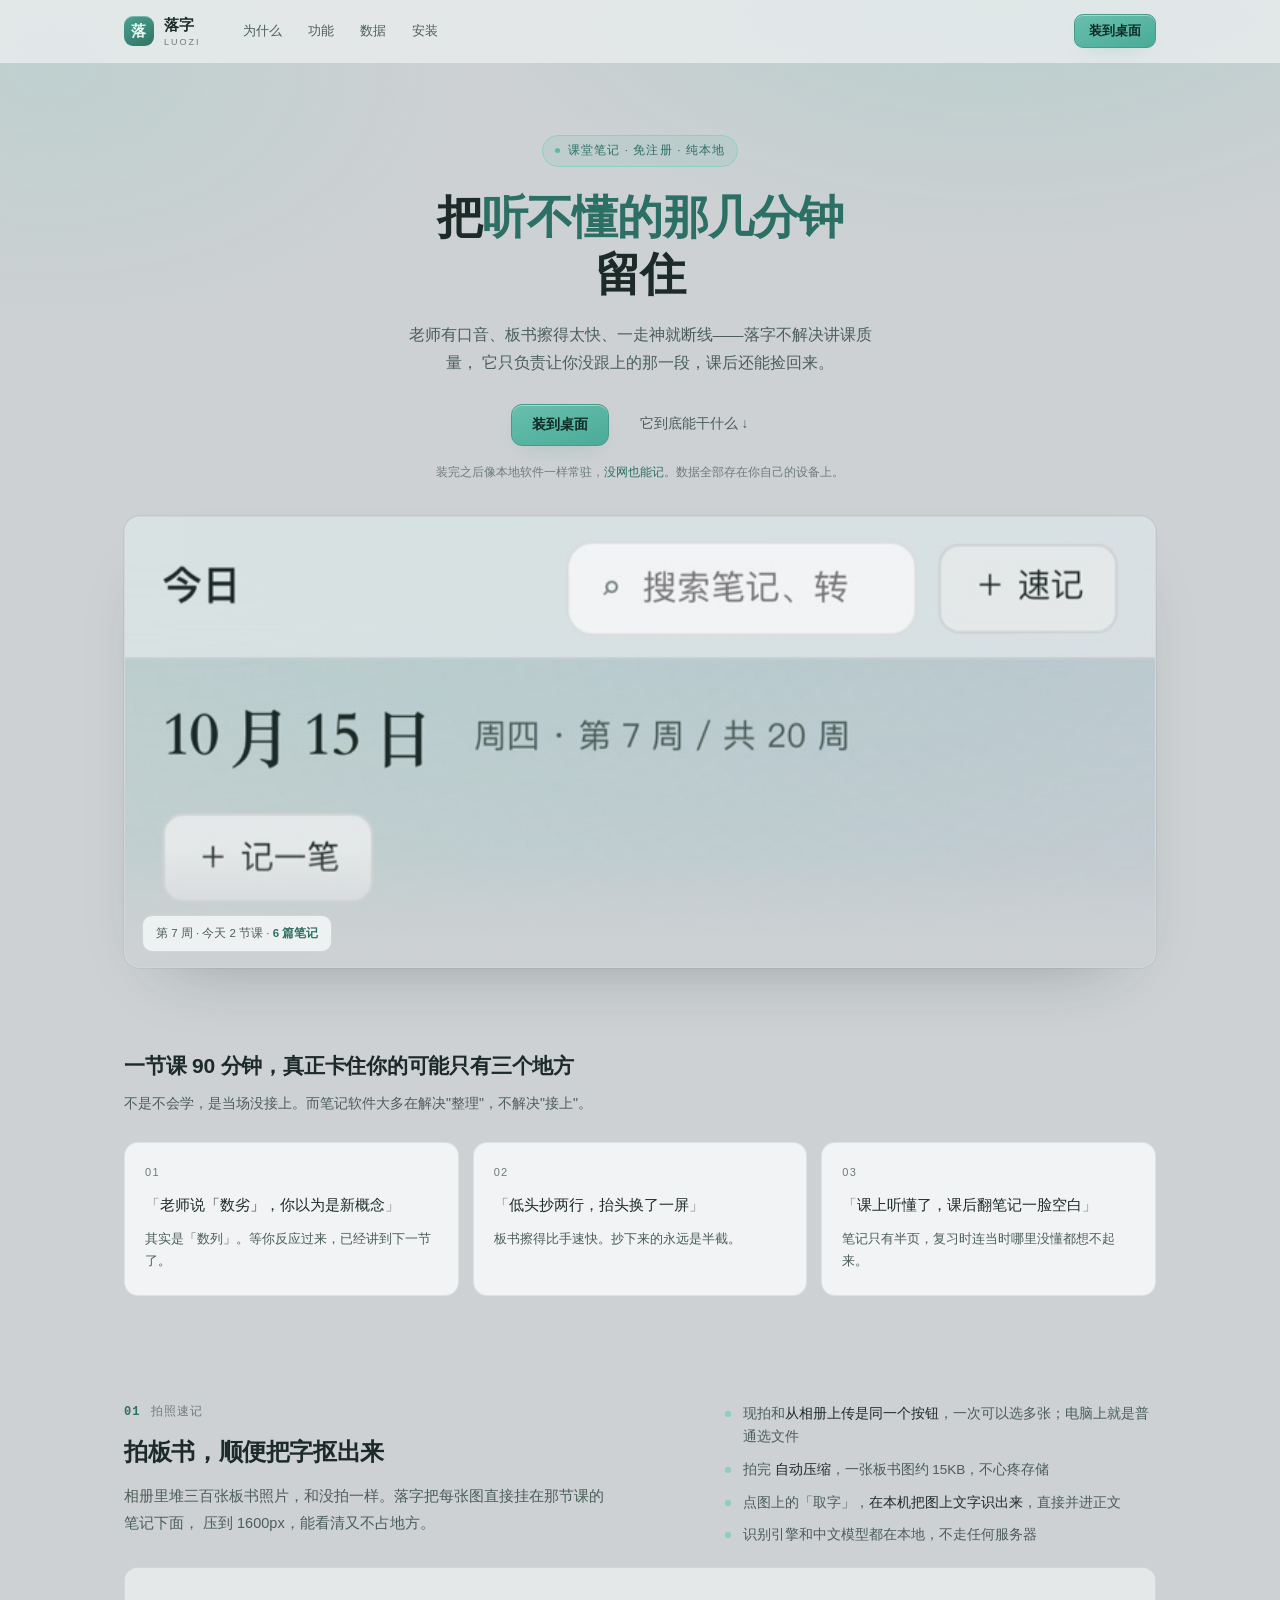
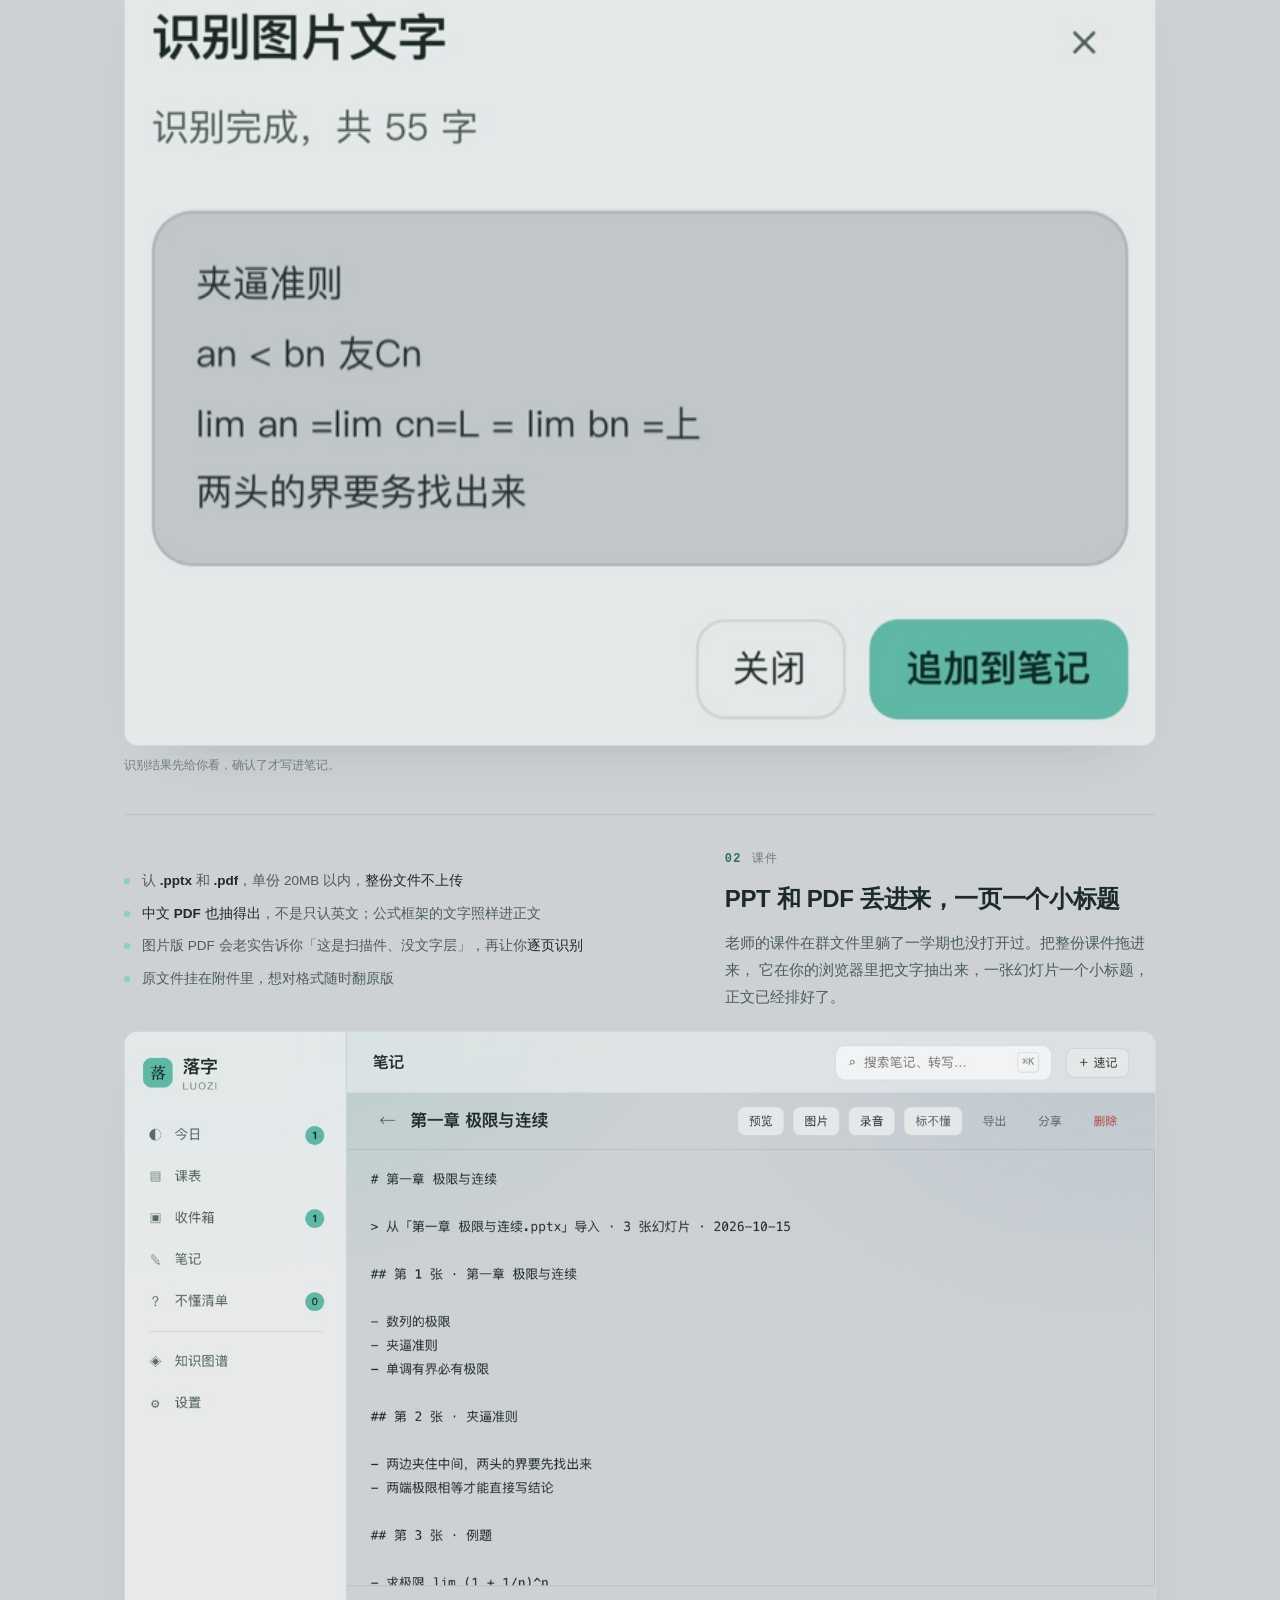
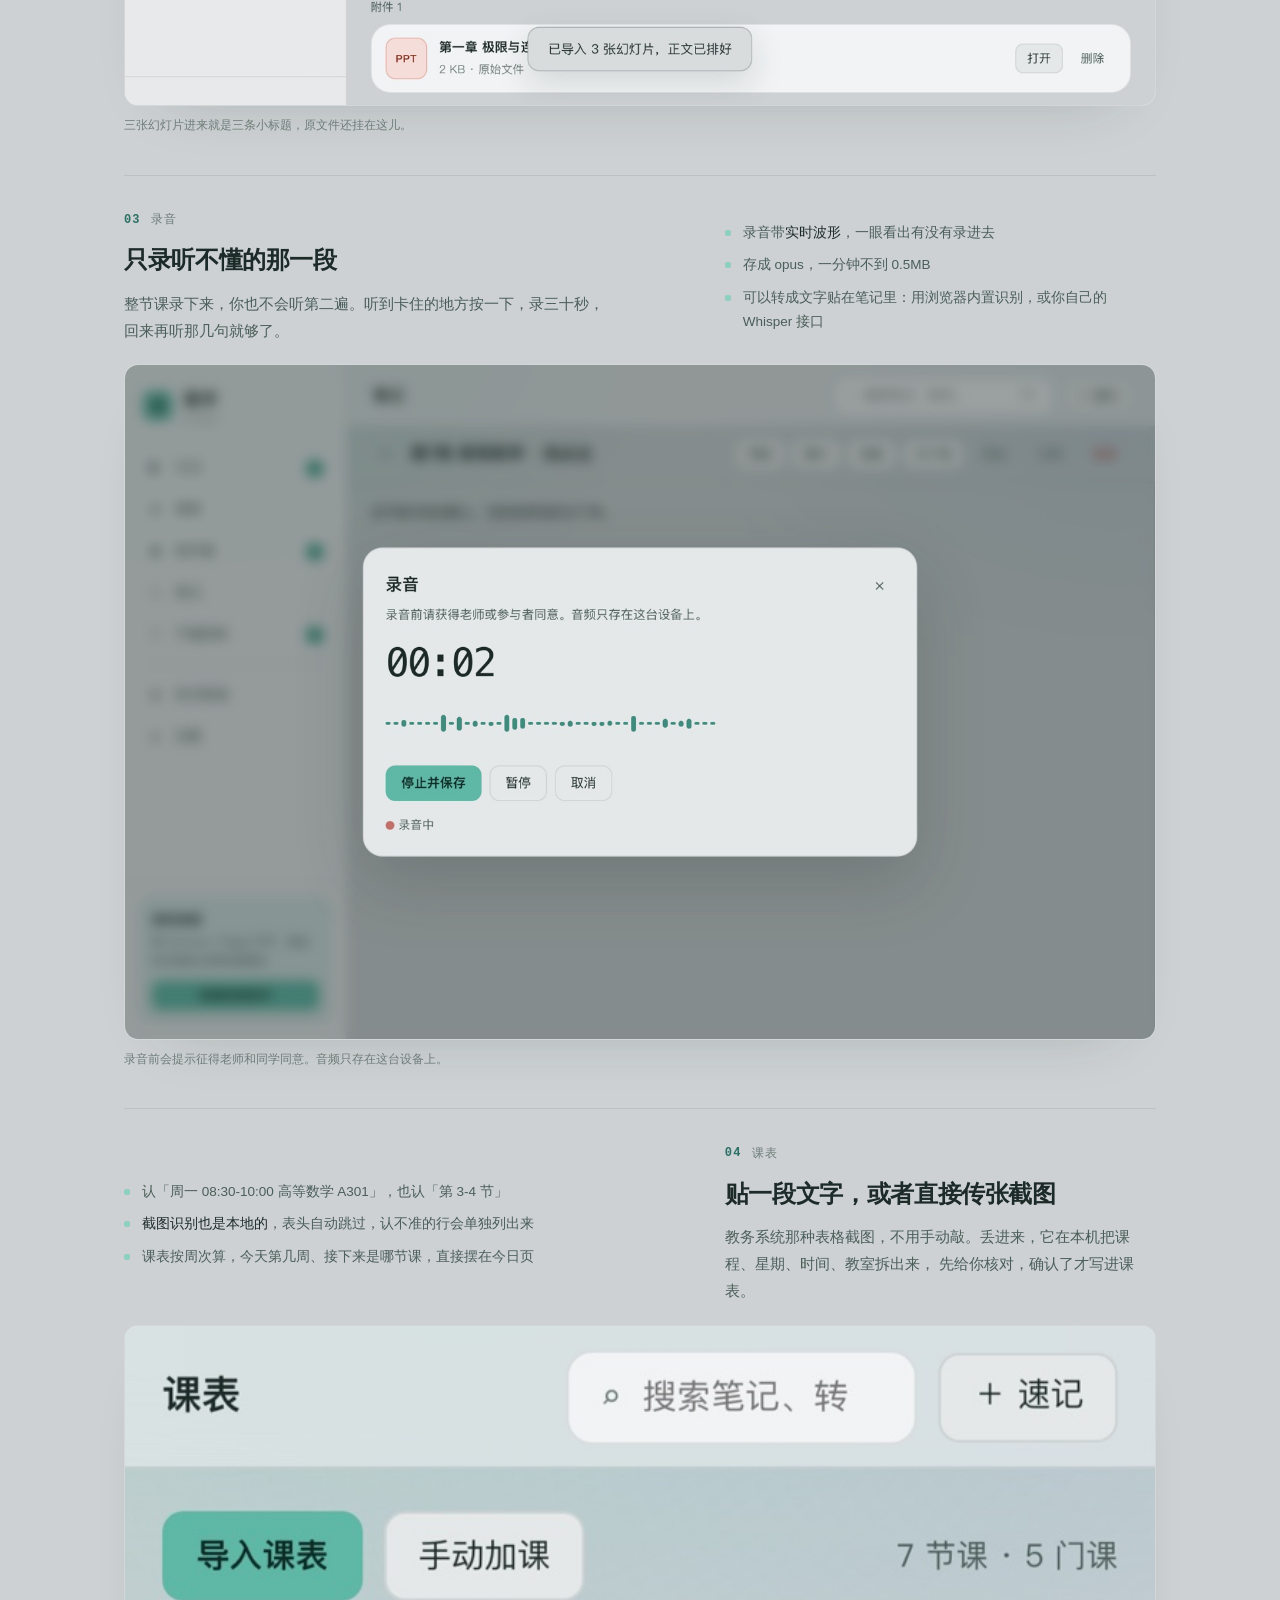
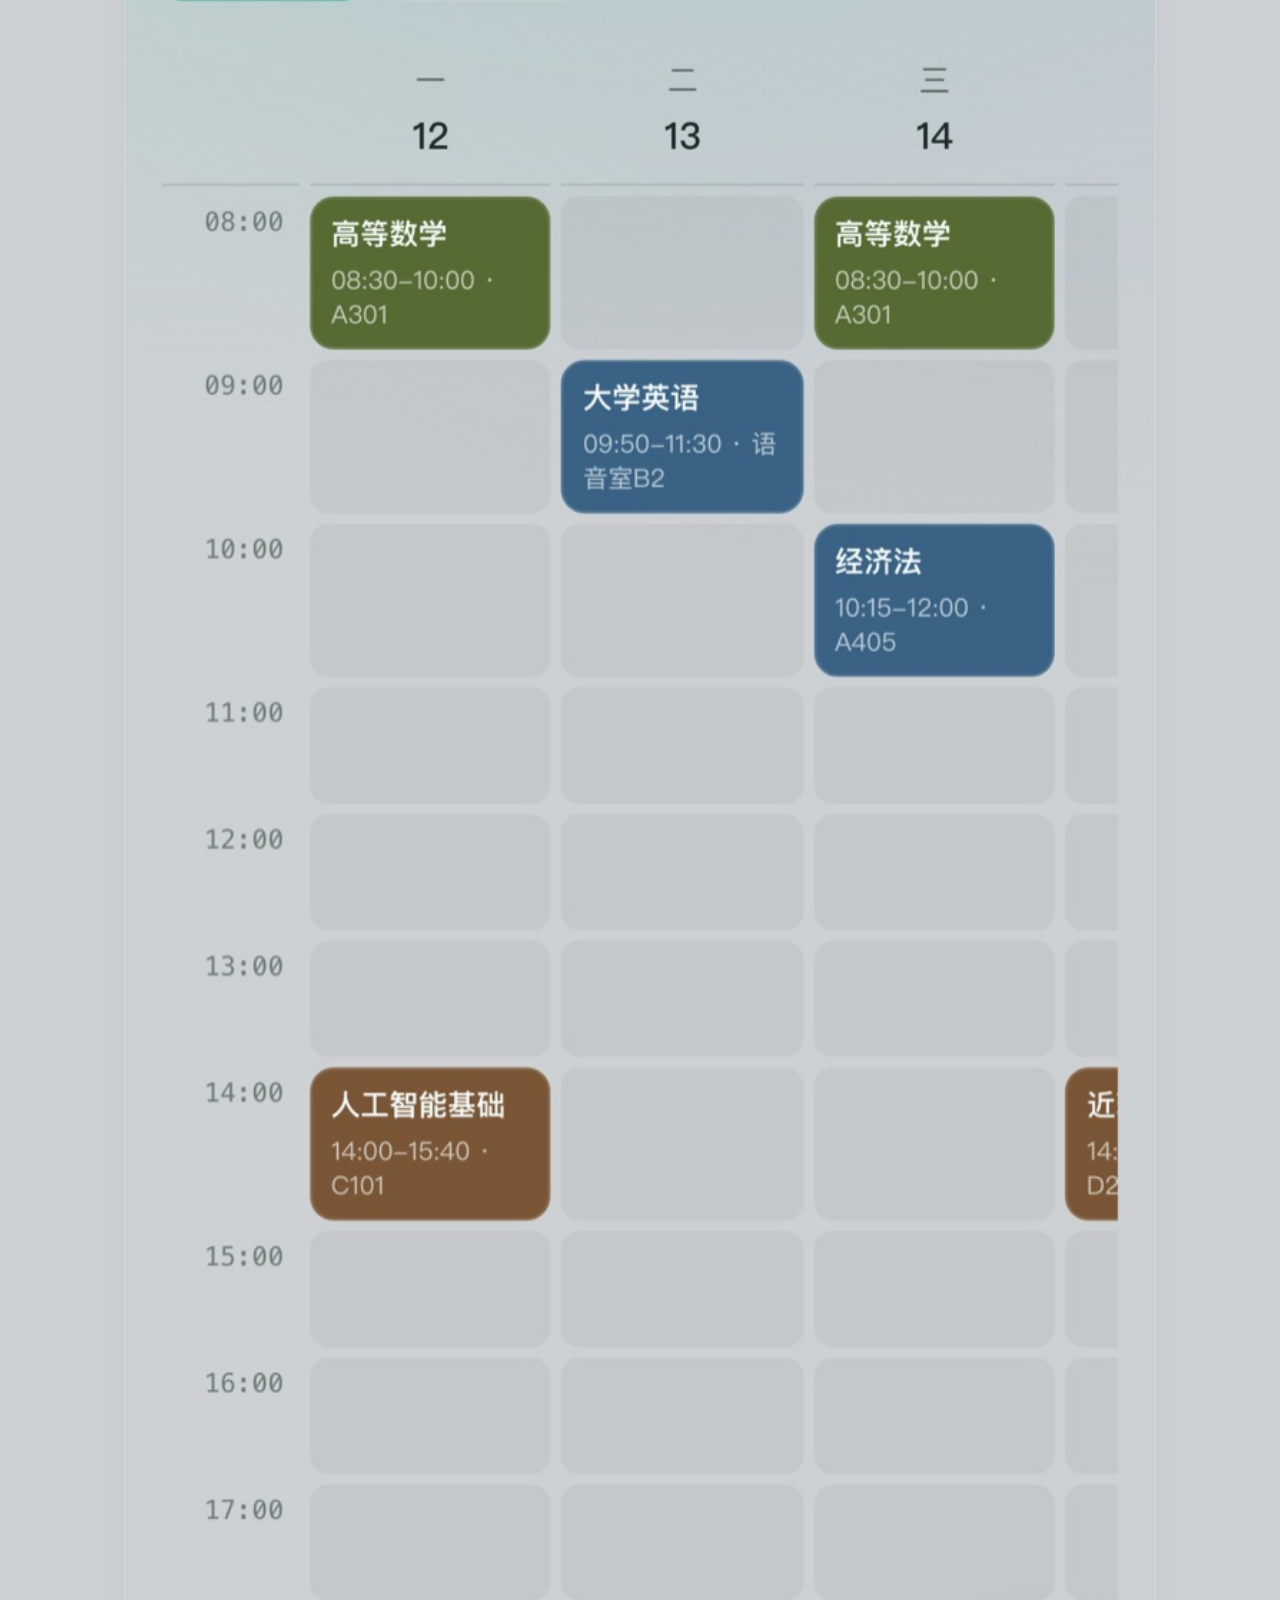
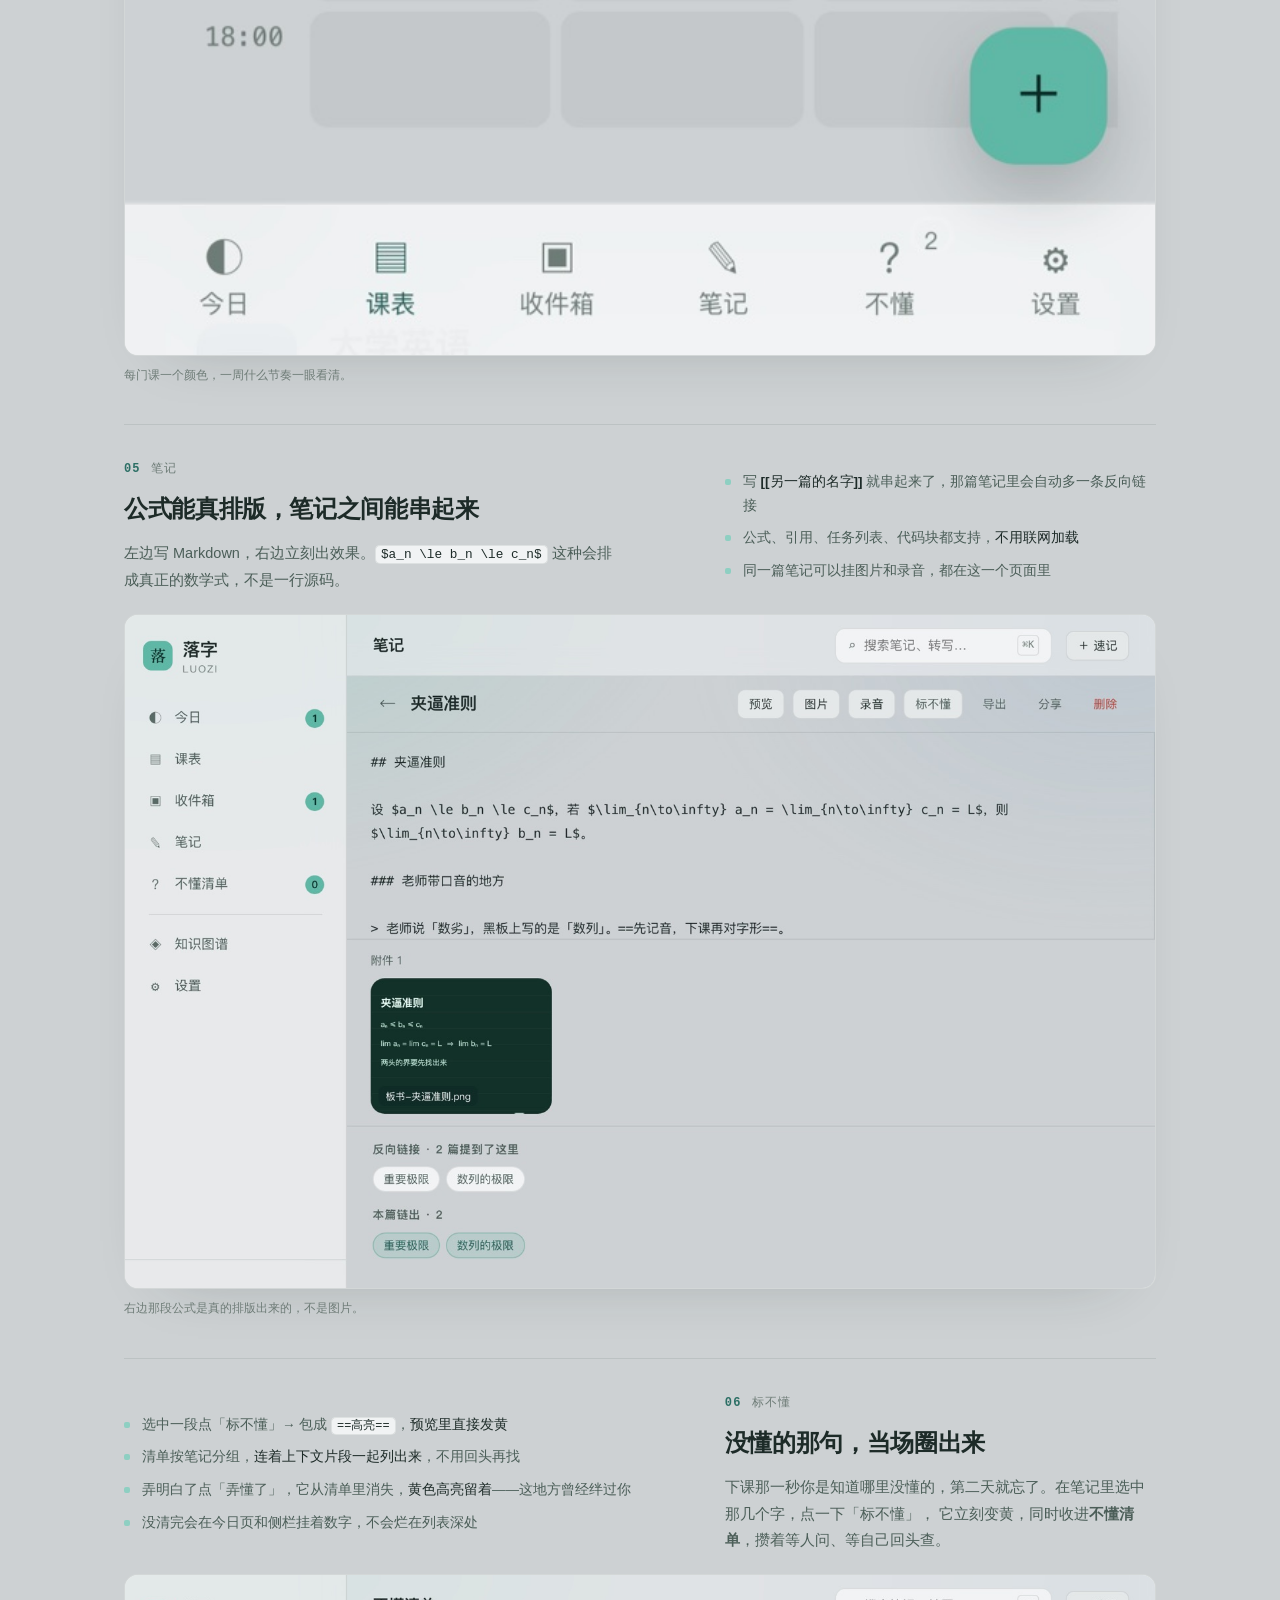
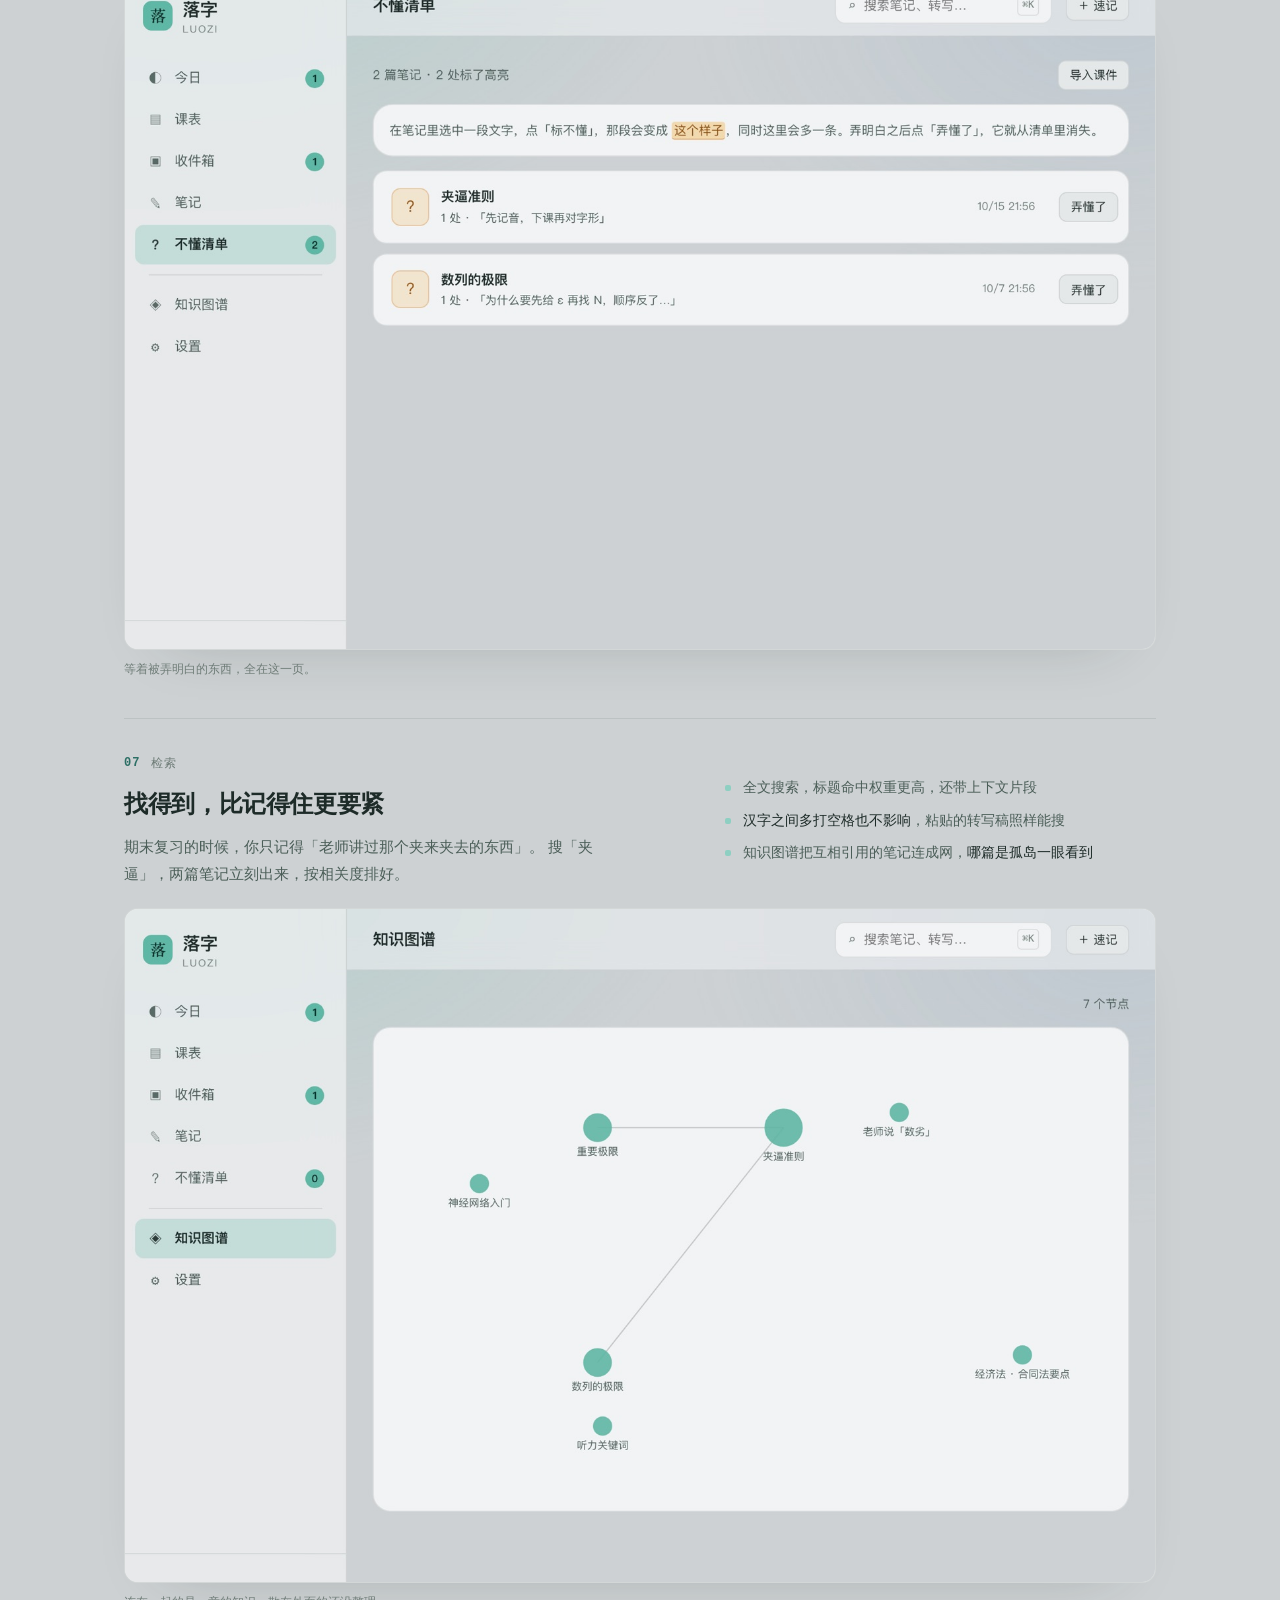
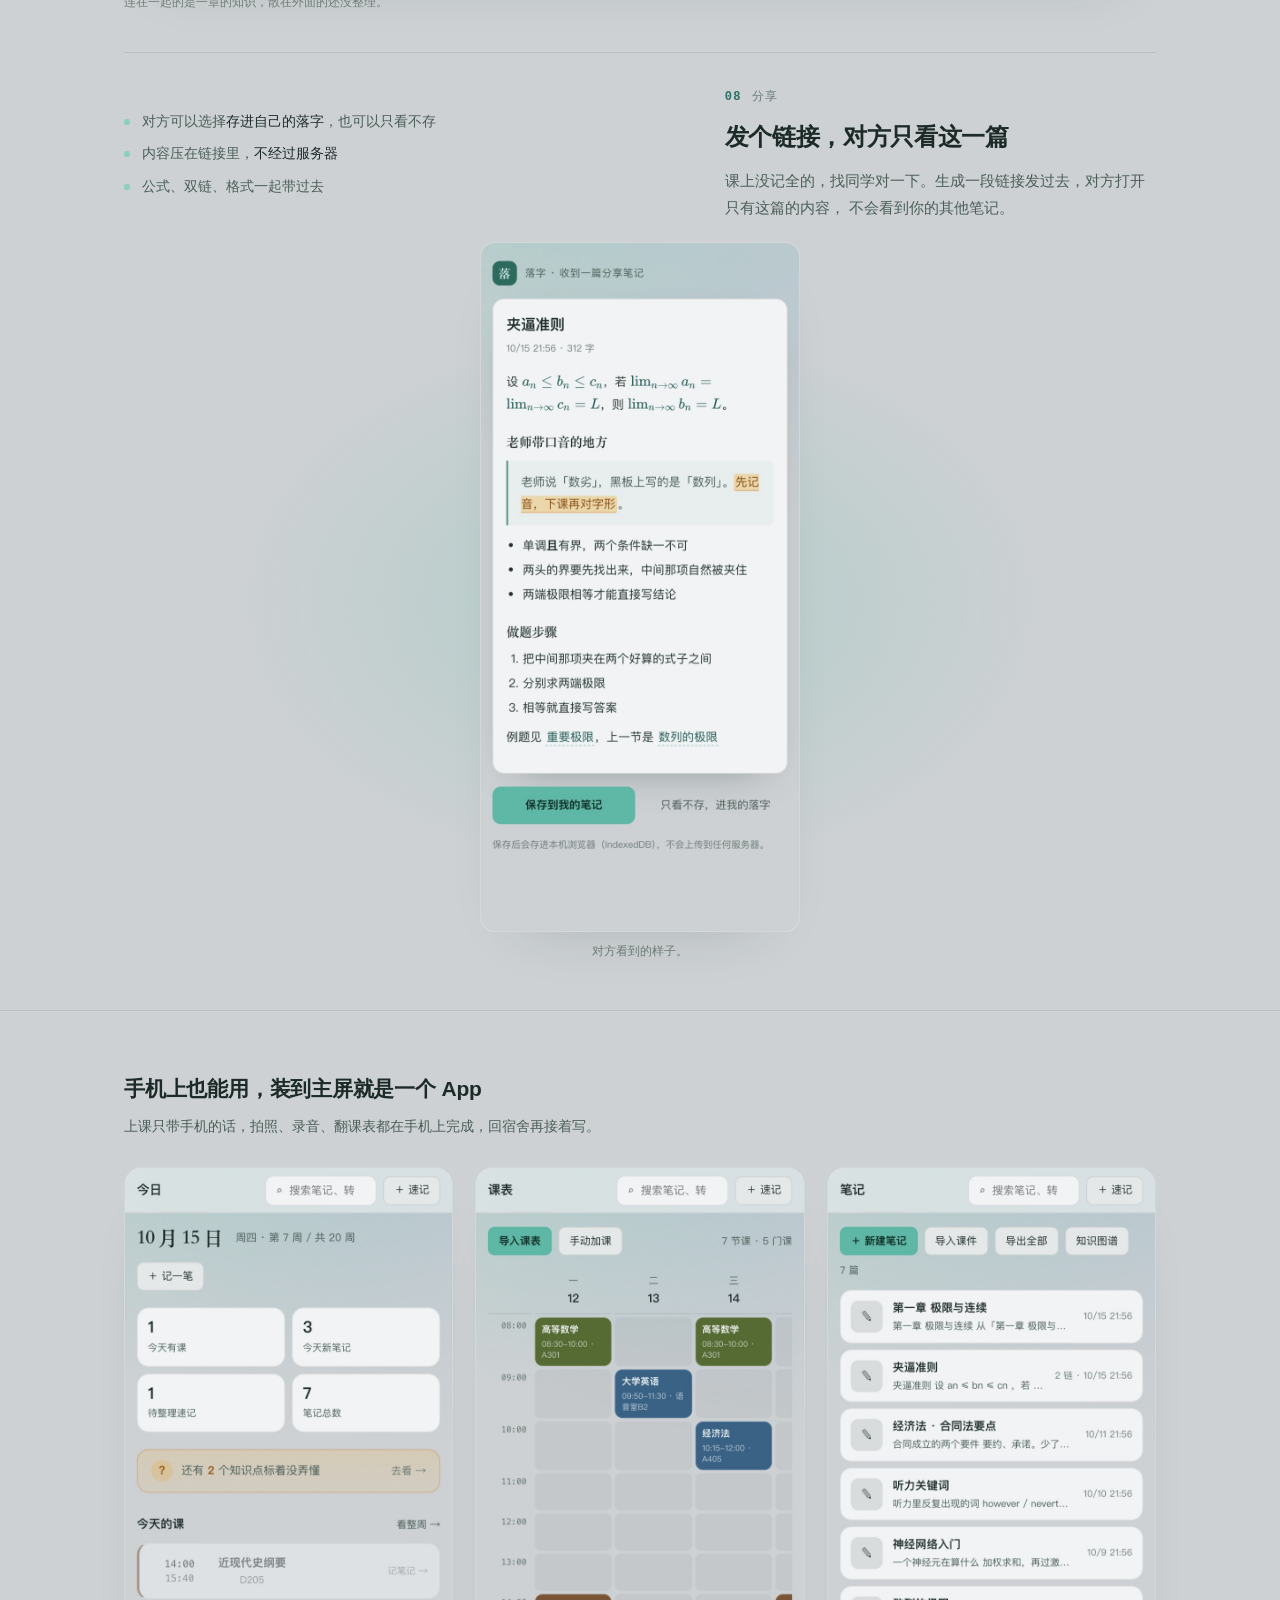
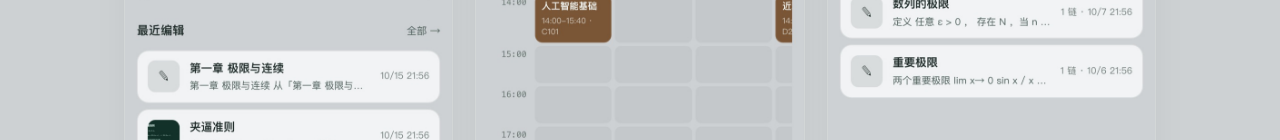
<file: index.html>
<!DOCTYPE html>
<html lang="zh-CN">
<head>
<meta charset="UTF-8">
<meta name="viewport" content="width=device-width, initial-scale=1, viewport-fit=cover">
<title>落字 · 把听不懂的那几分钟留住</title>
<meta name="description" content="落字是给大学生用的课堂笔记工具：拍板书取字、把 PPT 和 PDF 课件导进来、录没听懂的那段、识别课表截图、写带公式和双链的笔记，再把没弄懂的地方圈出来。不用注册，数据只存在你自己的设备上。">
<meta name="theme-color" content="#cdd1d3">
<link rel="manifest" href="manifest.webmanifest">
<link rel="icon" href="icons/favicon-32.png" sizes="32x32">
<link rel="apple-touch-icon" href="icons/apple-touch-icon.png">
<style>
:root {
  --hue: 168;
  --bg: #cdd1d3;                  /* 银鱼白 */
  --bg-soft: #d7dbdc;
  --panel: #f1f3f4;
  --line: rgba(29, 43, 40, .14);
  --line-soft: rgba(29, 43, 40, .09);
  --ink: #1d2b28;
  --muted: #4b5e58;
  --faint: #6e7c77;
  --mint: #5fb7a5;                /* 豆青 */
  --mint-strong: #2c6f65;         /* 豆青加深，文字专用 */
  --mint-soft: #8ecfc2;
  --mint-deep: #d9ece7;
  --warn: #a1671b;
  --r: 14px;
  --maxw: 1080px;
}

* { box-sizing: border-box; }
html { scroll-behavior: smooth; }

body {
  margin: 0;
  background: var(--bg);
  color: var(--ink);
  font-family: -apple-system, BlinkMacSystemFont, "PingFang SC", "Hiragino Sans GB",
    "Microsoft YaHei", "Segoe UI", Roboto, sans-serif;
  font-size: 15px;
  line-height: 1.7;
  -webkit-font-smoothing: antialiased;
  text-rendering: optimizeLegibility;
}

/* 背景一层极淡的光，别用花哨渐变 */
body::before {
  content: "";
  position: fixed;
  inset: 0;
  pointer-events: none;
  z-index: 0;
  background:
    radial-gradient(900px 520px at 78% -8%, hsl(var(--hue) 45% 62% / .26), transparent 62%),
    radial-gradient(680px 420px at 4% 8%, hsl(var(--hue) 40% 68% / .20), transparent 60%);
}
body > * { position: relative; z-index: 1; }

.wrap { max-width: var(--maxw); margin: 0 auto; padding: 0 24px; }
img { max-width: 100%; height: auto; display: block; }
a { color: inherit; text-decoration: none; }

/* ---------------- 顶部 ---------------- */
.topbar {
  position: sticky; top: 0; z-index: 50;
  backdrop-filter: saturate(140%) blur(14px);
  background: rgba(233, 236, 237, .82);
  border-bottom: 1px solid transparent;
  transition: border-color .25s, background .25s;
}
.topbar.stuck { border-bottom-color: var(--line-soft); }
.topbar .wrap {
  height: 62px; display: flex; align-items: center; gap: 18px;
}
.brand { display: flex; align-items: center; gap: 10px; font-weight: 600; letter-spacing: .01em; }
.brand .mark {
  width: 30px; height: 30px; border-radius: 9px; display: grid; place-items: center;
  background: linear-gradient(150deg, hsl(var(--hue) 38% 46%), hsl(var(--hue) 40% 32%));
  color: #eaf7f4; font-size: 15px; font-weight: 700;
  box-shadow: inset 0 1px 0 rgba(255, 255, 255, .28);
}
.brand small { display: block; font-size: 9px; letter-spacing: .22em; color: var(--faint); font-weight: 500; margin-top: -3px; }
.topnav { display: flex; gap: 4px; margin-left: 14px; }
.topnav a {
  font-size: 13px; color: var(--muted); padding: 7px 11px; border-radius: 8px;
  transition: color .2s, background .2s;
}
.topnav a:hover { color: var(--ink); background: rgba(29, 43, 40, .06); }
.topbar .sp { flex: 1; }

.btn {
  display: inline-flex; align-items: center; justify-content: center; gap: 8px;
  height: 42px; padding: 0 20px; border-radius: 11px; border: 1px solid var(--line);
  background: var(--panel); color: var(--ink); font-size: 13.5px; font-weight: 550;
  cursor: pointer; font-family: inherit; white-space: nowrap;
  transition: transform .16s, background .2s, border-color .2s, box-shadow .2s;
}
.btn:hover { background: rgba(29, 43, 40, .06); border-color: rgba(29, 43, 40, .22); }
.btn:active { transform: translateY(1px); }
.btn-primary {
  background: linear-gradient(160deg, hsl(var(--hue) 40% 58%), hsl(var(--hue) 40% 48%));
  border-color: hsl(var(--hue) 38% 44%); color: #0e2a25; font-weight: 650;
  box-shadow: 0 8px 22px -12px hsl(var(--hue) 45% 38% / .32), inset 0 1px 0 rgba(255, 255, 255, .40);
}
.btn-primary:hover { background: linear-gradient(160deg, hsl(var(--hue) 42% 64%), hsl(var(--hue) 42% 53%)); border-color: hsl(var(--hue) 40% 50%); }
.btn-sm { height: 34px; padding: 0 14px; font-size: 12.5px; border-radius: 9px; }
.btn-ghost { background: transparent; border-color: transparent; color: var(--muted); }
.btn-ghost:hover { color: var(--ink); background: rgba(29, 43, 40, .05); }

/* ---------------- Hero ---------------- */
.hero { padding: 72px 0 34px; }
.hero .grid {
  display: grid; grid-template-columns: minmax(0, 1fr); gap: 34px;
}
.hero-copy { max-width: 720px; margin: 0 auto; text-align: center; }
.eyebrow {
  display: inline-flex; align-items: center; gap: 8px;
  font-size: 11.5px; letter-spacing: .1em; color: var(--mint-strong);
  border: 1px solid var(--mint-soft); background: rgba(95, 183, 165, .12);
  padding: 5px 12px; border-radius: 999px; margin-bottom: 22px;
}
.eyebrow i { width: 5px; height: 5px; border-radius: 50%; background: var(--mint); display: block; }
.hero h1 {
  margin: 0 0 18px; font-size: clamp(30px, 3.6vw, 46px); line-height: 1.24;
  letter-spacing: -.02em; font-weight: 680;
}
.hero h1 em { font-style: normal; color: var(--mint-strong); }
.hero .lead {
  margin: 0 0 26px; font-size: 15.5px; color: var(--muted); line-height: 1.85; max-width: 30em;
}
.hero .cta { display: flex; gap: 10px; flex-wrap: wrap; align-items: center; justify-content: center; }
.hero .micro { margin: 16px 0 0; font-size: 12px; color: var(--faint); line-height: 1.7; }
.hero .micro b { color: var(--mint-strong); font-weight: 550; }

.hero-shot { position: relative; }
.hero-shot .frame {
  position: relative; border-radius: 16px; overflow: hidden; border: 1px solid var(--line);
  background: var(--panel); max-height: 452px;
  box-shadow: 0 30px 70px -45px rgba(29, 43, 40, .40), 0 0 0 1px rgba(29, 43, 40, .05);
}
/* 底部渐隐，让窗口自然落进页面，而不是一刀切断 */
.hero-shot .frame::after {
  content: ""; position: absolute; left: 0; right: 0; bottom: 0; height: 120px;
  background: linear-gradient(to bottom, rgba(205, 209, 211, 0), var(--bg) 88%);
  pointer-events: none;
}
.hero-shot .frame img { width: 100%; }
.hero-shot .badge {
  position: absolute; left: 18px; bottom: 16px;
  background: rgba(241, 243, 244, .92); border: 1px solid var(--line);
  border-radius: 10px; padding: 8px 13px; font-size: 11.5px; color: var(--muted);
  backdrop-filter: blur(8px);
  box-shadow: 0 12px 30px -18px rgba(29, 43, 40, .22);
}
.hero-shot .badge b { color: var(--mint-strong); font-weight: 600; }

/* ---------------- 痛点 ---------------- */
.pain { padding: 46px 0 18px; }
.sec-head { margin-bottom: 26px; }
.sec-head h2 { margin: 0 0 8px; font-size: 21px; letter-spacing: -.01em; font-weight: 620; }
.sec-head p { margin: 0; color: var(--muted); font-size: 14px; }
.pain-grid { display: grid; grid-template-columns: repeat(3, 1fr); gap: 14px; }
.pain-card {
  background: var(--panel); border: 1px solid var(--line-soft); border-radius: var(--r);
  padding: 20px 20px 22px;
}
.pain-card .n {
  font-size: 11px; color: var(--faint); letter-spacing: .12em; margin-bottom: 10px;
}
.pain-card q {
  display: block; font-size: 15px; line-height: 1.7; color: var(--ink); quotes: none;
}
.pain-card q::before { content: "「"; color: var(--faint); }
.pain-card q::after { content: "」"; color: var(--faint); }
.pain-card .then { margin-top: 12px; font-size: 12.5px; color: var(--muted); line-height: 1.75; }

/* ---------------- 功能 ---------------- */
.features { padding: 54px 0 10px; }
.feat {
  display: grid; grid-template-columns: minmax(0, 1fr); gap: 20px;
  padding: 34px 0 40px; border-top: 1px solid var(--line-soft);
}
.feat:first-of-type { border-top: none; }
/* 文案区：标题/引言在一边，三条要点在另一边，左右交错出节奏 */
.feat-copy {
  display: grid; grid-template-columns: minmax(0, 1.12fr) minmax(0, .88fr);
  column-gap: 52px; align-items: center;
}
.feat-copy > * { grid-column: 1; }
.feat-copy > ul { grid-column: 2; grid-row: 1 / span 4; align-self: center; }
.feat.flip .feat-copy > * { grid-column: 2; }
.feat.flip .feat-copy > ul { grid-column: 1; }
.feat .kicker {
  display: flex; align-items: center; gap: 10px; margin-bottom: 10px;
  font-size: 11.5px; letter-spacing: .1em; color: var(--faint);
}
.feat .kicker b {
  font-family: ui-monospace, SFMono-Regular, Menlo, monospace;
  font-size: 12px; color: var(--mint-strong); font-weight: 600;
}
.feat h3 { margin: 0 0 10px; font-size: 24px; letter-spacing: -.015em; font-weight: 650; }
.feat p { margin: 0; color: var(--muted); font-size: 14.5px; line-height: 1.85; max-width: 34em; }
.feat ul { margin: 0; padding: 0; list-style: none; display: grid; gap: 9px; }
.feat li { position: relative; padding-left: 18px; font-size: 13.5px; color: var(--muted); line-height: 1.75; }
.feat li::before {
  content: ""; position: absolute; left: 0; top: 9px;
  width: 6px; height: 6px; border-radius: 2px; background: var(--mint-soft);
}
.feat li b { color: var(--ink); font-weight: 550; }
.feat code {
  font-family: ui-monospace, SFMono-Regular, Menlo, monospace;
  font-size: .88em; padding: 1px 5px; border-radius: 5px;
  background: var(--panel); border: 1px solid var(--line-soft);
  color: var(--ink); white-space: nowrap;
}
.feat-shot .frame {
  border-radius: var(--r); overflow: hidden; border: 1px solid var(--line);
  background: var(--panel); box-shadow: 0 26px 60px -44px rgba(29, 43, 40, .28);
}
.frame picture { display: block; }
.feat-shot .frame img { width: 100%; }
.feat-shot .cap {
  margin-top: 10px; font-size: 11.5px; color: var(--faint); line-height: 1.6;
}
.feat-shot.phone { position: relative; }
.feat-shot.phone::before {
  content: ""; position: absolute; inset: 0; pointer-events: none;
  background: radial-gradient(ellipse 54% 52% at 50% 50%, hsl(var(--hue) 42% 60% / .28), transparent 72%);
}
.feat-shot.phone .frame { max-width: 320px; margin: 0 auto; position: relative; }
.feat-shot.phone .cap { text-align: center; }

/* ---------------- 手机展示 ---------------- */
.mobile { padding: 60px 0 30px; border-top: 1px solid var(--line-soft); }
.phones { display: grid; grid-template-columns: repeat(3, 1fr); gap: 22px; margin-top: 28px; }
.phones figure { margin: 0; }
.phones .frame {
  border-radius: 18px; overflow: hidden; border: 1px solid var(--line);
  background: var(--panel); box-shadow: 0 26px 60px -44px rgba(29, 43, 40, .26);
}
.phones figcaption { margin-top: 12px; font-size: 12px; color: var(--faint); text-align: center; }

/* ---------------- 原则 ---------------- */
.principles { padding: 52px 0 20px; }
.principle-grid { display: grid; grid-template-columns: repeat(2, 1fr); gap: 14px; }
.pr-card {
  background: var(--panel); border: 1px solid var(--line-soft); border-radius: var(--r);
  padding: 22px 22px 24px;
}
.pr-card h4 { margin: 0 0 8px; font-size: 15px; font-weight: 600; display: flex; align-items: center; gap: 9px; }
.pr-card h4 span {
  width: 22px; height: 22px; border-radius: 7px; display: grid; place-items: center;
  background: var(--mint-deep); color: var(--mint-strong); font-size: 12px;
}
.pr-card p { margin: 0; font-size: 13px; color: var(--muted); line-height: 1.8; }

/* ---------------- 安装 ---------------- */
.install {
  margin: 56px 0 0; padding: 40px 0 56px; border-top: 1px solid var(--line-soft);
}
.install-card {
  border: 1px solid var(--line); border-radius: 18px; overflow: hidden;
  background:
    radial-gradient(700px 300px at 12% 0%, hsl(var(--hue) 45% 72% / .55), transparent 60%),
    var(--bg-soft);
  padding: 34px 34px 36px;
}
.install-card h2 { margin: 0 0 8px; font-size: 22px; font-weight: 640; letter-spacing: -.01em; }
.install-card > p { margin: 0 0 22px; color: var(--muted); font-size: 14px; max-width: 44em; }
.plats { display: grid; grid-template-columns: repeat(3, 1fr); gap: 12px; margin-bottom: 24px; }
.plat {
  background: rgba(255, 255, 255, .62); border: 1px solid var(--line-soft);
  border-radius: 12px; padding: 16px 16px 18px;
}
.plat .os { font-size: 12px; color: var(--mint-strong); letter-spacing: .06em; margin-bottom: 8px; font-weight: 550; }
.plat ol { margin: 0; padding-left: 16px; font-size: 12.5px; color: var(--muted); line-height: 1.85; }
.plat ol li::marker { color: var(--faint); }
.install-note {
  font-size: 12px; color: var(--faint); line-height: 1.75; margin: 0;
}
.install-note b { color: var(--muted); font-weight: 550; }
.install-cta { display: flex; gap: 10px; flex-wrap: wrap; align-items: center; margin-bottom: 16px; }
.install-cta .btn { margin: 0; }

/* ---------------- 下载卡片 ---------------- */
.dl {
  display: grid; grid-template-columns: repeat(3, 1fr); gap: 12px;
  margin: 4px 0 14px;
}
.dl-card {
  display: flex; flex-direction: column; gap: 3px;
  background: var(--panel); border: 1px solid var(--line);
  border-radius: 13px; padding: 15px 16px 17px;
  transition: border-color .18s, transform .18s, box-shadow .18s;
}
.dl-card:hover {
  border-color: var(--mint); transform: translateY(-2px);
  box-shadow: 0 14px 30px -18px rgba(29, 43, 40, .30);
}
.dl-os { font-size: 11px; letter-spacing: .1em; color: var(--mint-strong); font-weight: 600; }
.dl-card b { font-size: 15.5px; font-weight: 650; color: var(--ink); }
.dl-size { font-size: 11.5px; color: var(--faint); line-height: 1.6; }
.dl-warn {
  font-size: 12px; color: var(--muted); line-height: 1.85; margin: 0 0 26px;
}
.dl-warn b { color: var(--ink); font-weight: 600; }
.dl-sub { font-size: 13px; color: var(--muted); margin: 0 0 12px; }

/* ---------------- 页脚 ---------------- */
.foot {
  border-top: 1px solid var(--line-soft); padding: 30px 0 44px;
  display: flex; gap: 16px; align-items: center; flex-wrap: wrap;
  font-size: 12px; color: var(--faint);
}
.foot .sp { flex: 1; }
.foot a { color: var(--muted); }
.foot a:hover { color: var(--ink); }

/* ---------------- 安装提示条 ---------------- */
.snack {
  position: fixed; left: 50%; bottom: 26px; transform: translate(-50%, 20px);
  background: #eef1f2; border: 1px solid var(--line);
  border-radius: 12px; padding: 13px 18px; font-size: 13px; color: var(--ink);
  box-shadow: 0 18px 44px -22px rgba(29, 43, 40, .22); opacity: 0; pointer-events: none;
  transition: opacity .22s, transform .22s; max-width: calc(100vw - 40px);
  line-height: 1.65; z-index: 90;
}
.snack.on { opacity: 1; transform: translate(-50%, 0); }

/* ---------------- 移动端 ---------------- */
@media (max-width: 900px) {
  .hero { padding: 42px 0 20px; }
  .hero .grid { grid-template-columns: 1fr; gap: 34px; }
  .pain-grid { grid-template-columns: 1fr; }
  .feat { gap: 20px; padding: 30px 0 34px; }
  .feat-copy { grid-template-columns: minmax(0, 1fr); column-gap: 0; row-gap: 14px; }
  .feat-copy > *, .feat.flip .feat-copy > * { grid-column: 1; }
  .feat-copy > ul, .feat.flip .feat-copy > ul { grid-column: 1; grid-row: auto; }
  .feat p { max-width: none; }
  /* 手机上换成竖版截图，按手机宽度收窄，别拉满整屏 */
  .feat-shot .frame { max-width: 310px; margin: 0 auto; }
  .feat-shot.land .frame { max-width: none; }
  .mobile { display: none; }
  .principle-grid { grid-template-columns: 1fr; }
  .plats { grid-template-columns: 1fr; }
  .dl { grid-template-columns: 1fr; }
  .phones { grid-template-columns: repeat(3, 1fr); gap: 10px; }
  .topnav { display: none; }
  .topbar .wrap { height: 56px; }
  .hero-shot .badge { left: 8px; bottom: 8px; }
}
@media (max-width: 620px) {
  .wrap { padding: 0 18px; }
  .hero h1 { font-size: 28px; }
  .hero .cta .btn { flex: 1; }
  .phones { grid-template-columns: 1fr; gap: 28px; }
  .phones .frame { max-width: 280px; margin: 0 auto; }
  .install-card { padding: 24px 20px 26px; }
  .brand small { display: none; }
}
@media (prefers-reduced-motion: reduce) {
  * { animation-duration: .01ms !important; transition-duration: .01ms !important; scroll-behavior: auto; }
}
</style>
</head>
<body>

<header class="topbar" id="topbar">
  <div class="wrap">
    <a class="brand" href="./">
      <span class="mark">落</span>
      <span>落字<small>LUOZI</small></span>
    </a>
    <nav class="topnav">
      <a href="#pain">为什么</a>
      <a href="#how">功能</a>
      <a href="#local">数据</a>
      <a href="#install">安装</a>
    </nav>
    <div class="sp"></div>
    <button class="btn btn-primary btn-sm" data-install>装到桌面</button>
  </div>
</header>

<main>

  <!-- ============ Hero ============ -->
  <section class="hero">
    <div class="wrap grid">
      <div class="hero-copy">
        <span class="eyebrow"><i></i>课堂笔记 · 免注册 · 纯本地</span>
        <h1>把<em>听不懂的那几分钟</em><br>留住</h1>
        <p class="lead">
          老师有口音、板书擦得太快、一走神就断线——落字不解决讲课质量，
          它只负责让你没跟上的那一段，课后还能捡回来。
        </p>
        <div class="cta">
          <button class="btn btn-primary" data-install>装到桌面</button>
          <a class="btn btn-ghost" href="#how">它到底能干什么 ↓</a>
        </div>
        <p class="micro" id="install-hint">
          装完之后像本地软件一样常驻，<b>没网也能记</b>。数据全部存在你自己的设备上。
        </p>
      </div>
      <div class="hero-shot">
        <div class="frame">
          <picture><source media="(max-width: 700px)" srcset="shots/m-today.jpg" width="720" height="1558"><img src="shots/today.jpg" width="1560" height="1020" alt="落字的今日页：显示当天课程、今日新笔记数和最近编辑的笔记"></picture>
        </div>
        <div class="badge">第 7 周 · 今天 2 节课 · <b>6 篇笔记</b></div>
      </div>
    </div>
  </section>

  <!-- ============ 痛点 ============ -->
  <section class="pain" id="pain">
    <div class="wrap">
      <div class="sec-head">
        <h2>一节课 90 分钟，真正卡住你的可能只有三个地方</h2>
        <p>不是不会学，是当场没接上。而笔记软件大多在解决"整理"，不解决"接上"。</p>
      </div>
      <div class="pain-grid">
        <div class="pain-card">
          <div class="n">01</div>
          <q>老师说「数劣」，你以为是新概念</q>
          <div class="then">其实是「数列」。等你反应过来，已经讲到下一节了。</div>
        </div>
        <div class="pain-card">
          <div class="n">02</div>
          <q>低头抄两行，抬头换了一屏</q>
          <div class="then">板书擦得比手速快。抄下来的永远是半截。</div>
        </div>
        <div class="pain-card">
          <div class="n">03</div>
          <q>课上听懂了，课后翻笔记一脸空白</q>
          <div class="then">笔记只有半页，复习时连当时哪里没懂都想不起来。</div>
        </div>
      </div>
    </div>
  </section>

  <!-- ============ 功能 ============ -->
  <section class="features" id="how">
    <div class="wrap">

      <div class="feat">
        <div class="feat-copy">
          <div class="kicker"><b>01</b> 拍照速记</div>
          <h3>拍板书，顺便把字抠出来</h3>
          <p>
            相册里堆三百张板书照片，和没拍一样。落字把每张图直接挂在那节课的笔记下面，
            压到 1600px，能看清又不占地方。
          </p>
          <ul>
            <li>现拍和<b>从相册上传是同一个按钮</b>，一次可以选多张；电脑上就是普通选文件</li>
            <li>拍完 <b>自动压缩</b>，一张板书图约 15KB，不心疼存储</li>
            <li>点图上的「取字」，<b>在本机把图上文字识出来</b>，直接并进正文</li>
            <li>识别引擎和中文模型都在本地，不走任何服务器</li>
          </ul>
        </div>
        <div class="feat-shot land">
          <div class="frame">
            <picture><source media="(max-width: 700px)" srcset="shots/m-ocr.jpg" width="720" height="543"><img src="shots/ocr.jpg" width="1560" height="1020" alt="在笔记里对一张板书图片执行「取字」，识别结果出现在弹层中"></picture>
          </div>
          <div class="cap">识别结果先给你看，确认了才写进笔记。</div>
        </div>
      </div>

      <div class="feat flip">
        <div class="feat-copy">
          <div class="kicker"><b>02</b> 课件</div>
          <h3>PPT 和 PDF 丢进来，一页一个小标题</h3>
          <p>
            老师的课件在群文件里躺了一学期也没打开过。把整份课件拖进来，
            它在你的浏览器里把文字抽出来，一张幻灯片一个小标题，正文已经排好了。
          </p>
          <ul>
            <li>认 <b>.pptx</b> 和 <b>.pdf</b>，单份 20MB 以内，<b>整份文件不上传</b></li>
            <li><b>中文 PDF 也抽得出</b>，不是只认英文；公式框架的文字照样进正文</li>
            <li>图片版 PDF 会老实告诉你「这是扫描件、没文字层」，再让你<b>逐页识别</b></li>
            <li>原文件挂在附件里，想对格式随时翻原版</li>
          </ul>
        </div>
        <div class="feat-shot land">
          <div class="frame">
            <picture><source media="(max-width: 700px)" srcset="shots/m-doc.jpg" width="720" height="1558"><img src="shots/doc.jpg" width="1560" height="1020" alt="导入一份 PPTX 后生成的笔记：每张幻灯片变成一个二级标题，底部附件区挂着原始的 PPT 文件，可以打开或删除"></picture>
          </div>
          <div class="cap">三张幻灯片进来就是三条小标题，原文件还挂在这儿。</div>
        </div>
      </div>

      <div class="feat">
        <div class="feat-copy">
          <div class="kicker"><b>03</b> 录音</div>
          <h3>只录听不懂的那一段</h3>
          <p>
            整节课录下来，你也不会听第二遍。听到卡住的地方按一下，录三十秒，
            回来再听那几句就够了。
          </p>
          <ul>
            <li>录音带<b>实时波形</b>，一眼看出有没有录进去</li>
            <li>存成 opus，一分钟不到 0.5MB</li>
            <li>可以转成文字贴在笔记里：用浏览器内置识别，或你自己的 Whisper 接口</li>
          </ul>
        </div>
        <div class="feat-shot land">
          <div class="frame">
            <picture><source media="(max-width: 700px)" srcset="shots/m-recorder.jpg" width="720" height="567"><img src="shots/recorder.jpg" width="1560" height="1020" alt="录音面板：计时、实时电平波形、暂停与取消"></picture>
          </div>
          <div class="cap">录音前会提示征得老师和同学同意。音频只存在这台设备上。</div>
        </div>
      </div>

      <div class="feat flip">
        <div class="feat-copy">
          <div class="kicker"><b>04</b> 课表</div>
          <h3>贴一段文字，或者直接传张截图</h3>
          <p>
            教务系统那种表格截图，不用手动敲。丢进来，它在本机把课程、星期、时间、教室拆出来，
            先给你核对，确认了才写进课表。
          </p>
          <ul>
            <li>认「周一 08:30-10:00 高等数学 A301」，也认「第 3-4 节」</li>
            <li><b>截图识别也是本地的</b>，表头自动跳过，认不准的行会单独列出来</li>
            <li>课表按周次算，今天第几周、接下来是哪节课，直接摆在今日页</li>
          </ul>
        </div>
        <div class="feat-shot">
          <div class="frame">
            <picture><source media="(max-width: 700px)" srcset="shots/m-schedule.jpg" width="720" height="1558"><img src="shots/schedule.jpg" width="1560" height="1020" alt="落字的周课表：按时间轴排列的彩色课程块，下面是课程列表"></picture>
          </div>
          <div class="cap">每门课一个颜色，一周什么节奏一眼看清。</div>
        </div>
      </div>

      <div class="feat">
        <div class="feat-copy">
          <div class="kicker"><b>05</b> 笔记</div>
          <h3>公式能真排版，笔记之间能串起来</h3>
          <p>
            左边写 Markdown，右边立刻出效果。<code>$a_n \le b_n \le c_n$</code>
            这种会排成真正的数学式，不是一行源码。
          </p>
          <ul>
            <li>写 <b>[[另一篇的名字]]</b> 就串起来了，那篇笔记里会自动多一条反向链接</li>
            <li>公式、引用、任务列表、代码块都支持，<b>不用联网加载</b></li>
            <li>同一篇笔记可以挂图片和录音，都在这一个页面里</li>
          </ul>
        </div>
        <div class="feat-shot">
          <div class="frame">
            <picture><source media="(max-width: 700px)" srcset="shots/m-note.jpg" width="720" height="1558"><img src="shots/note.jpg" width="1560" height="1020" alt="笔记编辑页：左边 Markdown 源码，右边实时预览公式与引用，下方是附件和反向链接"></picture>
          </div>
          <div class="cap">右边那段公式是真的排版出来的，不是图片。</div>
        </div>
      </div>

      <div class="feat flip">
        <div class="feat-copy">
          <div class="kicker"><b>06</b> 标不懂</div>
          <h3>没懂的那句，当场圈出来</h3>
          <p>
            下课那一秒你是知道哪里没懂的，第二天就忘了。在笔记里选中那几个字，点一下「标不懂」，
            它立刻变黄，同时收进<b>不懂清单</b>，攒着等人问、等自己回头查。
          </p>
          <ul>
            <li>选中一段点「标不懂」→ 包成 <code>==高亮==</code>，<b>预览里直接发黄</b></li>
            <li>清单按笔记分组，<b>连着上下文片段一起列出来</b>，不用回头再找</li>
            <li>弄明白了点「弄懂了」，它从清单里消失，<b>黄色高亮留着</b>——这地方曾经绊过你</li>
            <li>没清完会在今日页和侧栏挂着数字，不会烂在列表深处</li>
          </ul>
        </div>
        <div class="feat-shot land">
          <div class="frame">
            <picture><source media="(max-width: 700px)" srcset="shots/m-unknown.jpg" width="720" height="1558"><img src="shots/unknown.jpg" width="1560" height="1020" alt="不懂清单页：按笔记列出标了高亮的片段，每条右边有「弄懂了」按钮，顶部显示共几篇笔记几处高亮"></picture>
          </div>
          <div class="cap">等着被弄明白的东西，全在这一页。</div>
        </div>
      </div>

      <div class="feat">
        <div class="feat-copy">
          <div class="kicker"><b>07</b> 检索</div>
          <h3>找得到，比记得住更要紧</h3>
          <p>
            期末复习的时候，你只记得「老师讲过那个夹来夹去的东西」。
            搜「夹逼」，两篇笔记立刻出来，按相关度排好。
          </p>
          <ul>
            <li>全文搜索，标题命中权重更高，还带上下文片段</li>
            <li><b>汉字之间多打空格也不影响</b>，粘贴的转写稿照样能搜</li>
            <li>知识图谱把互相引用的笔记连成网，<b>哪篇是孤岛一眼看到</b></li>
          </ul>
        </div>
        <div class="feat-shot">
          <div class="frame">
            <picture><source media="(max-width: 700px)" srcset="shots/m-graph.jpg" width="720" height="1558"><img src="shots/graph.jpg" width="1560" height="1020" alt="知识图谱：互相引用的笔记连成一张网，还没连上的笔记散在外圈"></picture>
          </div>
          <div class="cap">连在一起的是一章的知识，散在外面的还没整理。</div>
        </div>
      </div>

      <div class="feat flip">
        <div class="feat-copy">
          <div class="kicker"><b>08</b> 分享</div>
          <h3>发个链接，对方只看这一篇</h3>
          <p>
            课上没记全的，找同学对一下。生成一段链接发过去，对方打开只有这篇的内容，
            不会看到你的其他笔记。
          </p>
          <ul>
            <li>对方可以选择<b>存进自己的落字</b>，也可以只看不存</li>
            <li>内容压在链接里，<b>不经过服务器</b></li>
            <li>公式、双链、格式一起带过去</li>
          </ul>
        </div>
        <div class="feat-shot phone">
          <div class="frame">
            <img src="shots/m-share.jpg" width="720" height="1558"
                 alt="手机上打开分享链接：只读的笔记卡片，底部有「保存到我的笔记」按钮">
          </div>
          <div class="cap">对方看到的样子。</div>
        </div>
      </div>

    </div>
  </section>

  <!-- ============ 手机 ============ -->
  <section class="mobile">
    <div class="wrap">
      <div class="sec-head">
        <h2>手机上也能用，装到主屏就是一个 App</h2>
        <p>上课只带手机的话，拍照、录音、翻课表都在手机上完成，回宿舍再接着写。</p>
      </div>
      <div class="phones">
        <figure>
          <div class="frame"><img src="shots/m-today.jpg" width="720" height="1558" alt="手机上的今日页"></div>
          <figcaption>今天有什么课，还剩什么没整理</figcaption>
        </figure>
        <figure>
          <div class="frame"><img src="shots/m-schedule.jpg" width="720" height="1558" alt="手机上的课表"></div>
          <figcaption>整周课表，按当周高亮</figcaption>
        </figure>
        <figure>
          <div class="frame"><img src="shots/m-notes.jpg" width="720" height="1558" alt="手机上的笔记列表"></div>
          <figcaption>笔记列表，带缩略图和摘要</figcaption>
        </figure>
      </div>
    </div>
  </section>

  <!-- ============ 原则 ============ -->
  <section class="principles" id="local">
    <div class="wrap">
      <div class="sec-head">
        <h2>四条它守着的规矩</h2>
        <p>课堂笔记是私人的东西，不该成为别人的数据。</p>
      </div>
      <div class="principle-grid">
        <div class="pr-card">
          <h4><span>1</span>不用注册</h4>
          <p>打开就能用。没有账号、没有验证码、没有"绑定手机号才能导出"。</p>
        </div>
        <div class="pr-card">
          <h4><span>2</span>不上传</h4>
          <p>笔记、图片、录音、课件全存在浏览器的 IndexedDB 里。导入的 PPT 和 PDF 是在浏览器里就地解开的，整份文件不会离开这台设备。</p>
        </div>
        <div class="pr-card">
          <h4><span>3</span>能离线</h4>
          <p>装到桌面后，飞行模式也能打开、也能记。OCR、公式渲染、课件解析都在本地跑。</p>
        </div>
        <div class="pr-card">
          <h4><span>4</span>能带走</h4>
          <p>随时导出 ZIP（图片、转写原文都在里面）或 JSON 备份，换设备用备份恢复，不锁数据。</p>
        </div>
      </div>
    </div>
  </section>

  <!-- ============ 安装 ============ -->
  <section class="install" id="install">
    <div class="wrap">
      <div class="install-card">
        <h2>下载安装包</h2>
        <p>
          不想装网页版的话，可以直接下安装包。三个平台是同一套代码，功能一样，
          数据都只存在你自己的设备上。
        </p>
        <div class="dl">
          <a class="dl-card" href="download/luozi-1.4.0-mac-arm64.dmg" download>
            <span class="dl-os">macOS</span>
            <b>下载 .dmg</b>
            <span class="dl-size">Apple 芯片（M 系列）· 95.8 MB</span>
          </a>
          <a class="dl-card" href="download/luozi-1.4.0-win-x64.exe" download>
            <span class="dl-os">Windows</span>
            <b>下载 .exe</b>
            <span class="dl-size">64 位便携版，免安装 · 78.5 MB</span>
          </a>
          <a class="dl-card" href="download/luozi-1.4.0-android.apk" download>
            <span class="dl-os">Android</span>
            <b>下载 .apk</b>
            <span class="dl-size">Android 6.0 及以上 · 13.3 MB</span>
          </a>
        </div>
        <p class="dl-warn">
          <b>第一次打开可能会被系统拦一下，属正常：</b>
          macOS 要<b>右键图标 →「打开」</b>，不能双击（没买苹果开发者证书，双击会提示「无法验证开发者」）；
          Windows 会弹 SmartScreen，点「更多信息」→「仍要运行」；
          安卓需要在手机上允许「安装未知来源的应用」。Intel 芯片的 Mac 请用下面的网页版。
        </p>

        <div class="dl-sub">也可以不下载，直接用浏览器把它装成独立窗口：</div>
        <div class="plats">
          <div class="plat">
            <div class="os">电脑 · Chrome / Edge</div>
            <ol>
              <li>点这一页的「装到桌面」</li>
              <li>浏览器弹出安装框，点「安装」</li>
              <li>从程序坞 / 开始菜单打开</li>
            </ol>
          </div>
          <div class="plat">
            <div class="os">iPhone / iPad · Safari</div>
            <ol>
              <li>用 Safari 打开这一页</li>
              <li>点底部分享按钮</li>
              <li>选「添加到主屏幕」</li>
            </ol>
          </div>
          <div class="plat">
            <div class="os">安卓 · Chrome</div>
            <ol>
              <li>打开这一页</li>
              <li>点右上角三个点</li>
              <li>选「安装应用」或「添加到主屏幕」</li>
            </ol>
          </div>
        </div>
        <div class="install-cta">
          <button class="btn btn-primary" data-install>装到桌面</button>
          <a class="btn btn-ghost" href="./app.html">不装，直接开始用 →</a>
        </div>
        <p class="install-note">
          <b>装不上的话，直接用网页版就行，功能一模一样。</b>
          Mac 上的 Safari 和 Firefox 不支持安装 PWA，点「不装，直接开始用」；
          要装成桌面图标请用 Chrome 或 Edge。在微信里打开这一页的话，点右上角「…」→「在浏览器中打开」，再点安装按钮。
        </p>
      </div>
    </div>
  </section>

  <footer class="wrap foot">
    <span>落字 · LUOZI</span>
    <span>·</span>
    <span>数据存在本地，不经过服务器</span>
    <div class="sp"></div>
    <a href="./app.html">打开应用</a>
    <a href="#install">安装</a>
  </footer>

</main>

<div class="snack" id="snack"></div>

<script>
(function () {
  'use strict';

  // 老版本装好的应用，start_url 还指着 ./index.html（现在这一页是落地页）。
  // 在独立窗口里打开说明用户要点的是「应用」，别让他停在介绍页，直接送进去。
  if (window.matchMedia('(display-mode: standalone)').matches || window.navigator.standalone === true) {
    location.replace('./app.html');
  }

  var deferred = null;
  var snackEl = document.getElementById('snack');
  var snackTimer = null;

  function snack(msg, ms) {
    if (!snackEl) return;
    snackEl.textContent = msg;
    snackEl.classList.add('on');
    clearTimeout(snackTimer);
    snackTimer = setTimeout(function () { snackEl.classList.remove('on'); }, ms || 4200);
  }

  function isStandalone() {
    return window.matchMedia('(display-mode: standalone)').matches ||
      window.navigator.standalone === true;
  }

  function isIOS() {
    var ua = navigator.userAgent;
    return /iPad|iPhone|iPod/.test(ua) && !window.MSStream;
  }

  // 微信内置浏览器装不了 PWA，必须先跳出去用系统浏览器
  function isWeChat() {
    return /MicroMessenger/i.test(navigator.userAgent);
  }

  function isSecure() {
    return window.isSecureContext === true ||
      location.protocol === 'https:' ||
      location.hostname === 'localhost' ||
      location.hostname === '127.0.0.1';
  }

  // ---- 安装入口 ----
  window.addEventListener('beforeinstallprompt', function (e) {
    e.preventDefault();
    deferred = e;
    document.querySelectorAll('[data-install]').forEach(function (b) {
      if (isStandalone()) return;
      b.textContent = '装到桌面';
    });
    var hint = document.getElementById('install-hint');
    if (hint) hint.innerHTML = '浏览器已经准备好安装了，点上面的按钮，弹窗里选「安装」。';
  });

  window.addEventListener('appinstalled', function () {
    deferred = null;
    document.querySelectorAll('[data-install]').forEach(function (b) {
      b.textContent = '打开落字';
    });
    var hint = document.getElementById('install-hint');
    if (hint) hint.innerHTML = '已经装好了。<b>从程序坞或主屏点图标</b>就能直接打开。';
    snack('安装完成，去程序坞里找「落字」');
  });

  document.querySelectorAll('[data-install]').forEach(function (btn) {
    btn.addEventListener('click', async function () {
      // 已经在独立窗口里跑，直接回应用
      if (isStandalone()) {
        location.href = './app.html';
        return;
      }
      // 微信内置浏览器排在 deferred 前面：就算它给了 prompt，调起来也是白调
      if (isWeChat()) {
        snack('微信里装不了：点右上角「…」→「在浏览器中打开」，再点这个按钮。急用就点「不装，直接开始用」', 10000);
        return;
      }
      if (deferred) {
        var d = deferred;
        deferred = null;
        snack('正在打开安装窗口…', 2600);
        d.prompt();
        try {
          var choice = await d.userChoice;
          if (choice && choice.outcome === 'accepted') {
            snack('正在安装…装好后从程序坞打开');
          } else {
            snack('取消了。想装的时候再点一次这个按钮就行');
          }
        } catch (e) {}
        return;
      }
      if (isIOS()) {
        snack('iPhone 上这样装：用 Safari 打开 → 点底部分享按钮 → 选「添加到主屏幕」', 9000);
        return;
      }
      if (!isSecure()) {
        snack('这个地址不能安装：浏览器要求 HTTPS 或本机地址。换成 https 链接再试', 7000);
        return;
      }
      // 剩下的情况：浏览器还没给安装入口
      snack('浏览器还没给出安装入口。用 Chrome 或 Edge 打开这一页，地址栏右侧会出现安装图标；也可能是已经装过了', 9000);
    });
  });

  // ---- 顶栏投影 ----
  var topbar = document.getElementById('topbar');
  function onScroll() {
    if (!topbar) return;
    topbar.classList.toggle('stuck', window.scrollY > 8);
  }
  window.addEventListener('scroll', onScroll, { passive: true });
  onScroll();

  // ---- 注册 Service Worker，落地页也要能离线打开 ----
  if ('serviceWorker' in navigator && isSecure()) {
    navigator.serviceWorker.register('sw.js').catch(function () {});
  }

  // ---- 已经装过的话，把按钮文案改掉 ----
  if (isStandalone()) {
    document.querySelectorAll('[data-install]').forEach(function (b) {
      b.textContent = '打开落字';
    });
  }
})();
</script>
</body>
</html>
</file>
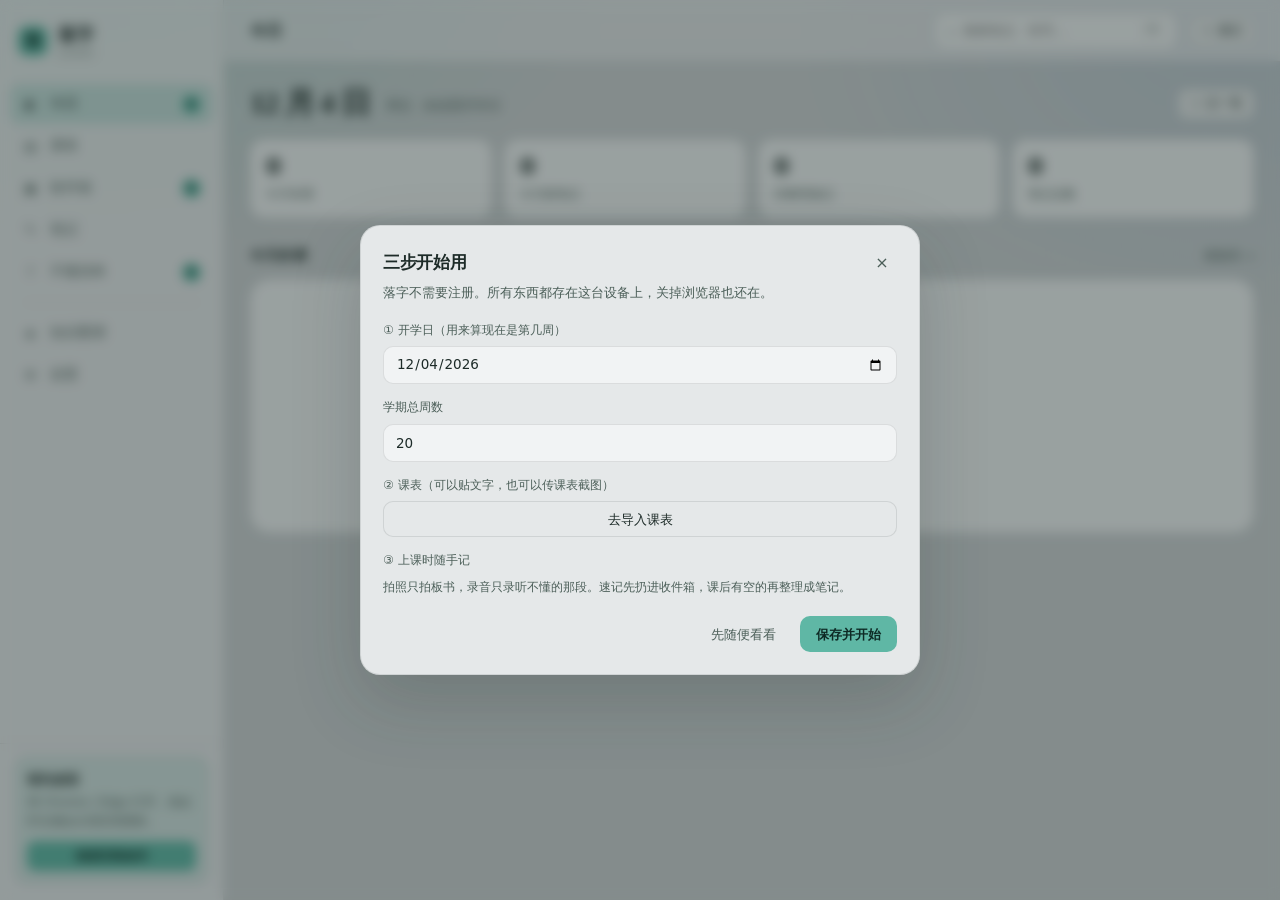
<file: app.html>
<!DOCTYPE html>
<html lang="zh-CN">
<head>
<meta charset="UTF-8">
<meta name="viewport" content="width=device-width, initial-scale=1, viewport-fit=cover">
<title>落字 · 课堂笔记</title>
<meta name="description" content="拍照速记、录音转写、双链笔记，把一节课落成能复习的笔记。">
<meta name="theme-color" content="#cdd1d3">
<meta name="apple-mobile-web-app-capable" content="yes">
<meta name="apple-mobile-web-app-status-bar-style" content="default">
<meta name="apple-mobile-web-app-title" content="落字">
<link rel="manifest" href="manifest.webmanifest">
<link rel="icon" href="icons/favicon-32.png" sizes="32x32">
<link rel="apple-touch-icon" href="icons/apple-touch-icon.png">
<link rel="stylesheet" href="vendor/katex/katex.min.css">
<link rel="stylesheet" href="app.css">
<script>
/* 运行时错误落到 data-err，便于排查（不影响界面） */
window.addEventListener('error', function (e) {
  document.documentElement.setAttribute('data-err', (e.message || 'error') + ' @ ' + (e.filename || '') + ':' + (e.lineno || 0));
});
window.addEventListener('unhandledrejection', function (e) {
  var r = e.reason;
  document.documentElement.setAttribute('data-err', 'REJ ' + (r && (r.stack || r.message) ? (r.stack || r.message) : String(r)));
});
</script>
</head>
<body>

<div class="app">
  <aside class="sidebar">
    <div class="brand">
      <div class="brand-mark">落</div>
      <div>落字<small>LUOZI</small></div>
    </div>

    <nav class="nav" id="nav">
      <button class="nav-item" data-route="today"><span class="ico">◐</span>今日<span class="badge" id="badge-today" hidden></span></button>
      <button class="nav-item" data-route="schedule"><span class="ico">▤</span>课表</button>
      <button class="nav-item" data-route="inbox"><span class="ico">▣</span>收件箱<span class="badge" id="badge-inbox" hidden></span></button>
      <button class="nav-item" data-route="notes"><span class="ico">✎</span>笔记</button>
      <button class="nav-item" data-route="unknown"><span class="ico">?</span>不懂清单<span class="badge" id="badge-unknown" hidden></span></button>
      <div class="nav-sep"></div>
      <button class="nav-item" data-route="graph"><span class="ico">◈</span>知识图谱</button>
      <button class="nav-item" data-route="settings"><span class="ico">⚙</span>设置</button>
    </nav>

    <div class="side-foot">
      <div class="install-card" id="install-card">
        <b>装到桌面</b>
        <span id="install-hint">装好后可离线打开，像本地软件一样用。</span>
        <button class="btn btn-primary btn-sm" id="btn-install">安装落字</button>
      </div>
    </div>
  </aside>

  <main class="main">
    <div class="topbar">
      <h1 id="page-title">今日</h1>
      <div class="sp"></div>
      <label class="search-box">
        <span style="color:var(--faint);font-size:13px">⌕</span>
        <input id="global-search" type="search" placeholder="搜索笔记、转写…" autocomplete="off">
        <kbd>⌘K</kbd>
      </label>
      <button class="btn btn-sm" id="btn-quick" title="新建速记">＋ 速记</button>
    </div>

    <div class="view-wrap" id="view-wrap"></div>
  </main>
</div>

<div class="tabbar">
  <div class="inner">
    <button class="tab-btn" data-route="today"><span class="ico">◐</span>今日</button>
    <button class="tab-btn" data-route="schedule"><span class="ico">▤</span>课表</button>
    <button class="tab-btn" data-route="inbox"><span class="ico">▣</span>收件箱</button>
    <button class="tab-btn" data-route="notes"><span class="ico">✎</span>笔记</button>
    <button class="tab-btn" data-route="unknown"><span class="ico">?</span>不懂<span class="badge" id="badge-unknown-m" hidden></span></button>
    <button class="tab-btn" data-route="settings"><span class="ico">⚙</span>设置</button>
  </div>
</div>

<button class="fab" id="fab" title="新建">＋</button>

<div class="sheet-mask" id="sheet-mask">
  <div class="sheet" id="sheet"></div>
</div>

<div class="lightbox" id="lightbox"><img alt=""></div>
<div class="toast" id="toast"></div>

<script src="core.js"></script>
<script src="db.js"></script>
<script src="media.js"></script>
<script src="docs.js"></script>
<script src="app.js"></script>
</body>
</html>
</file>
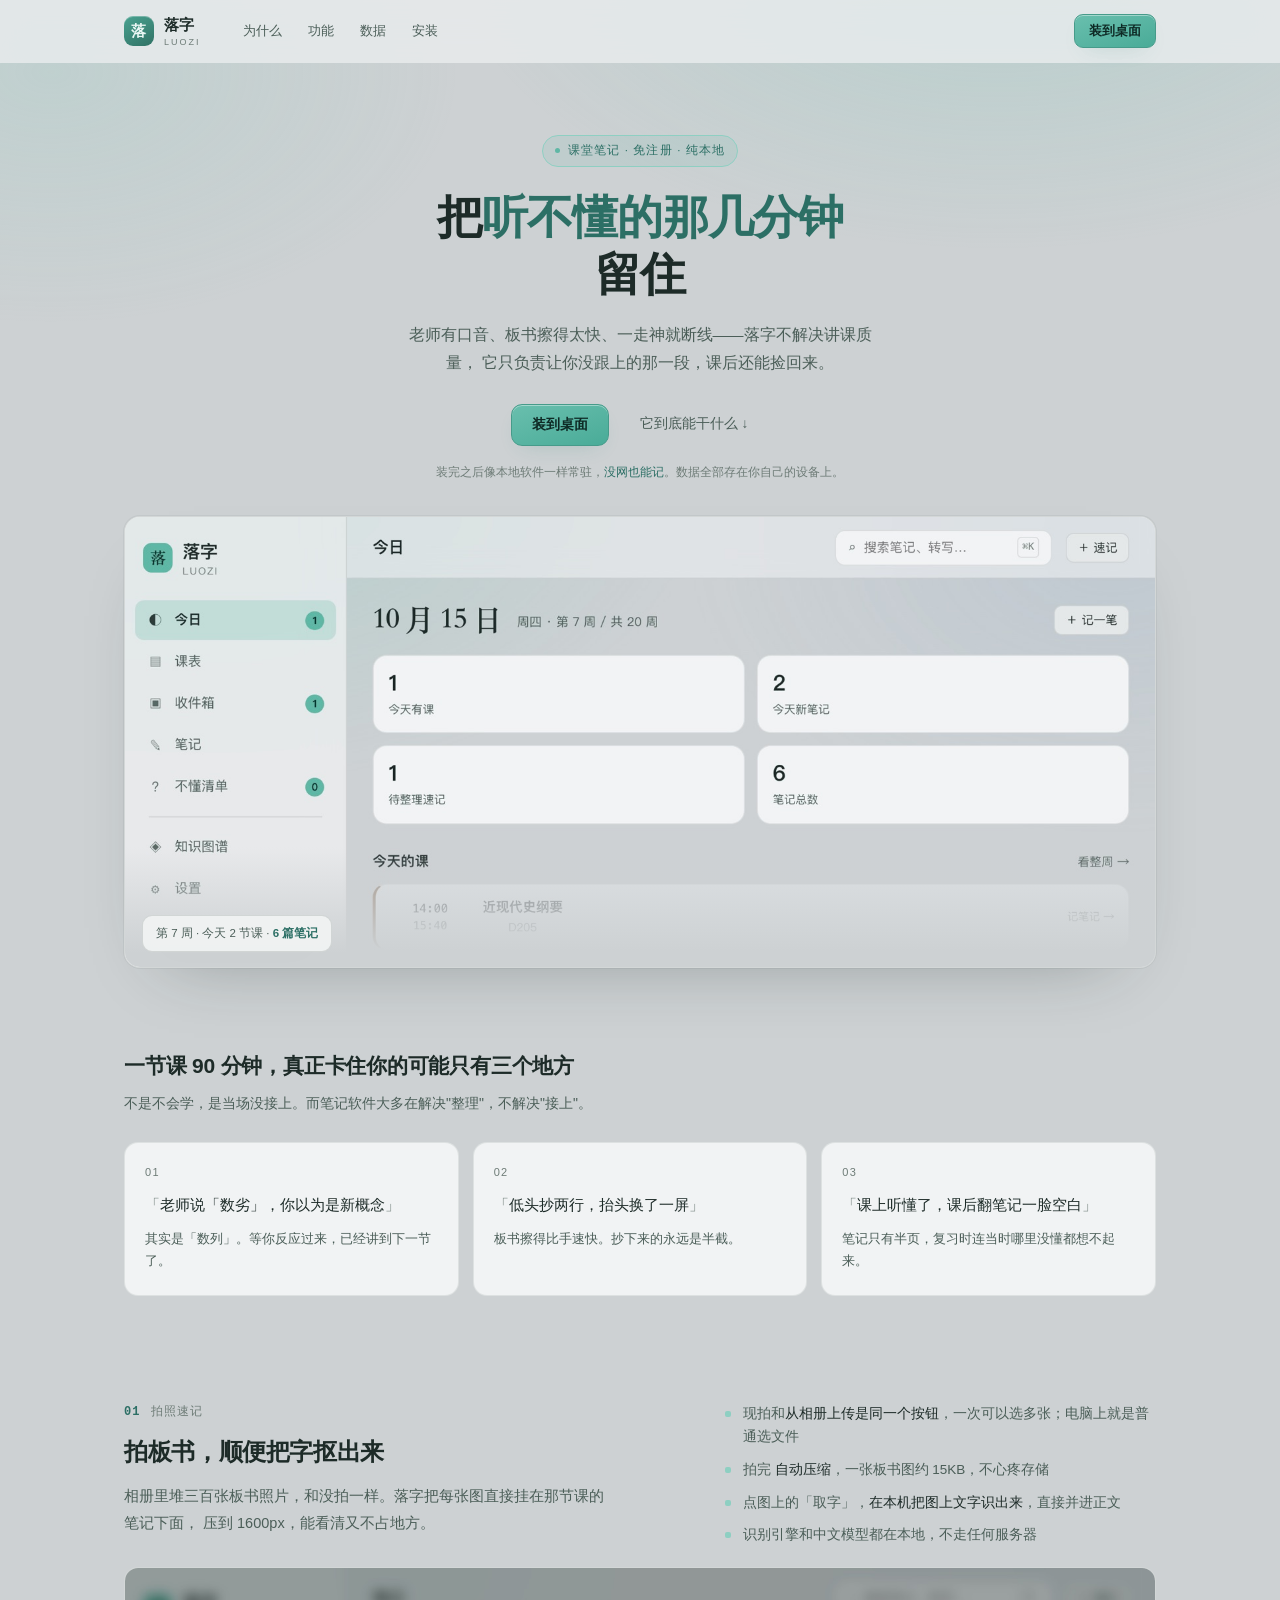
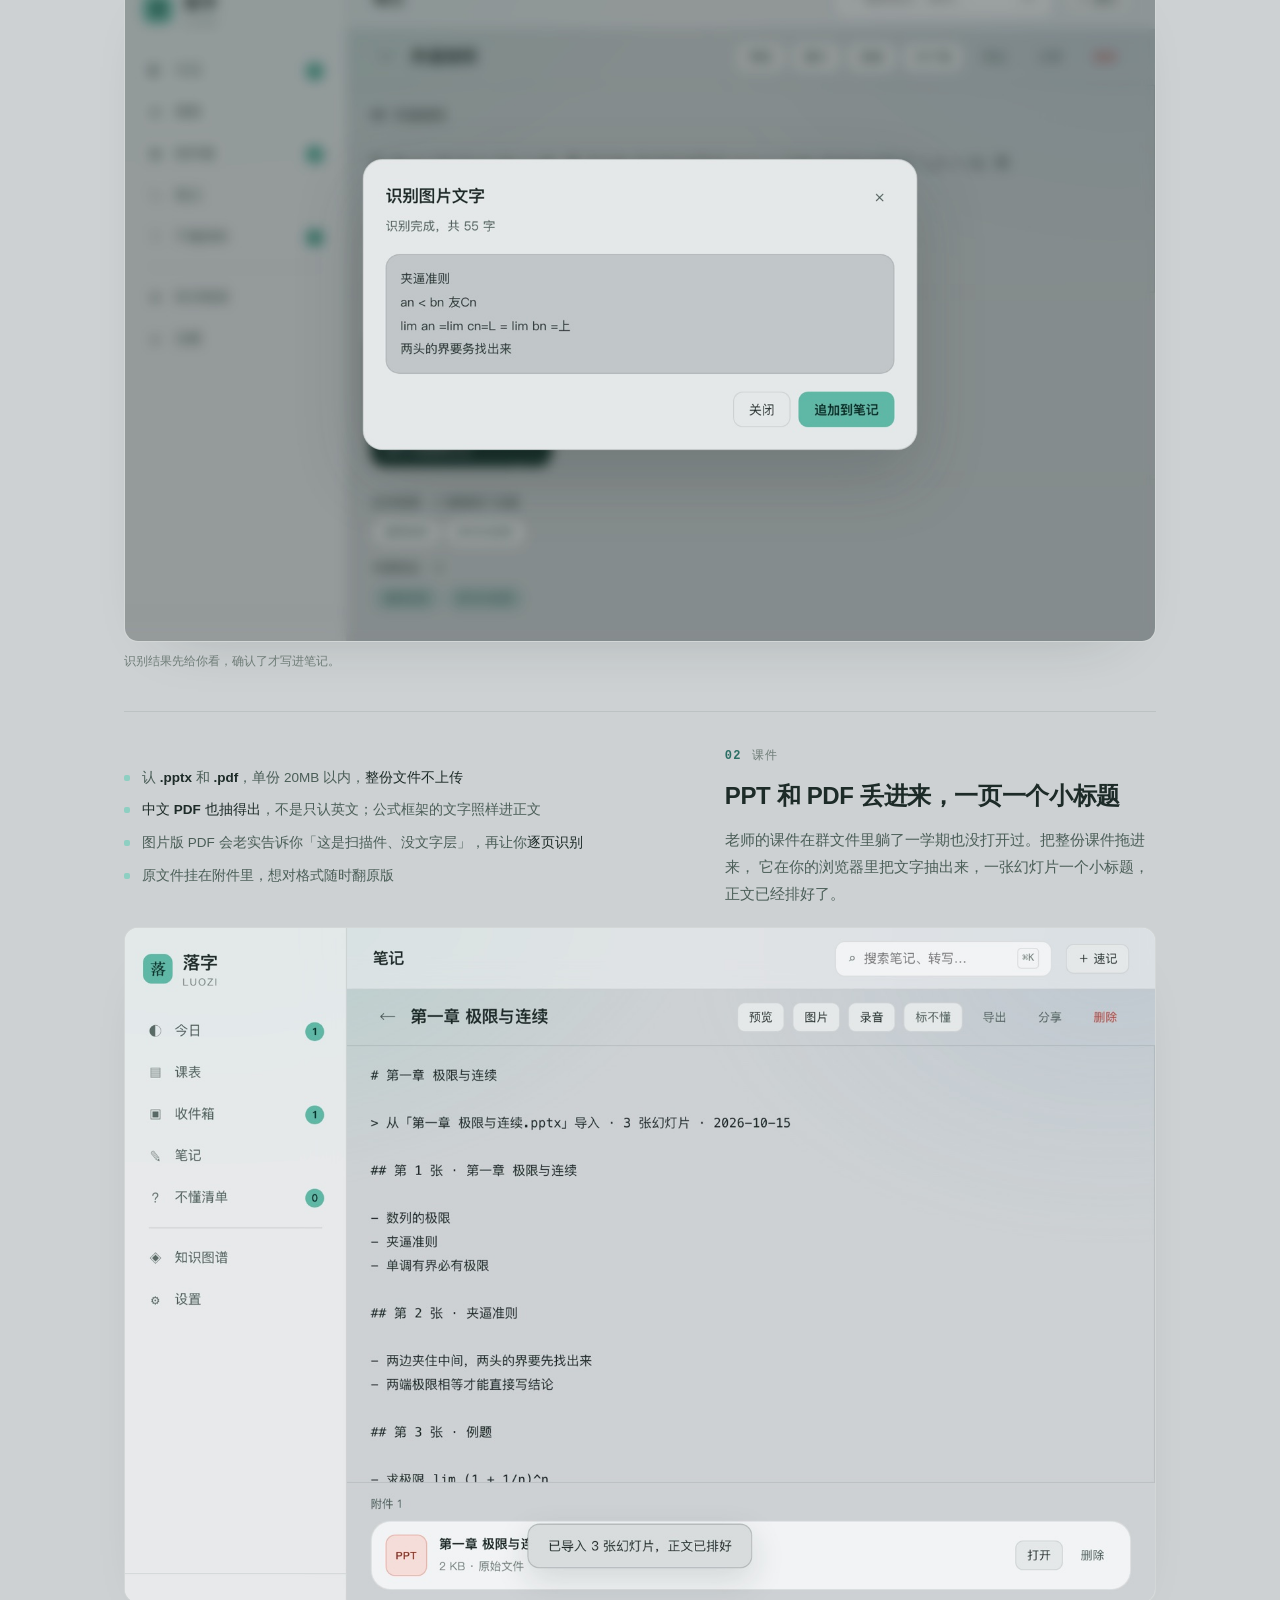
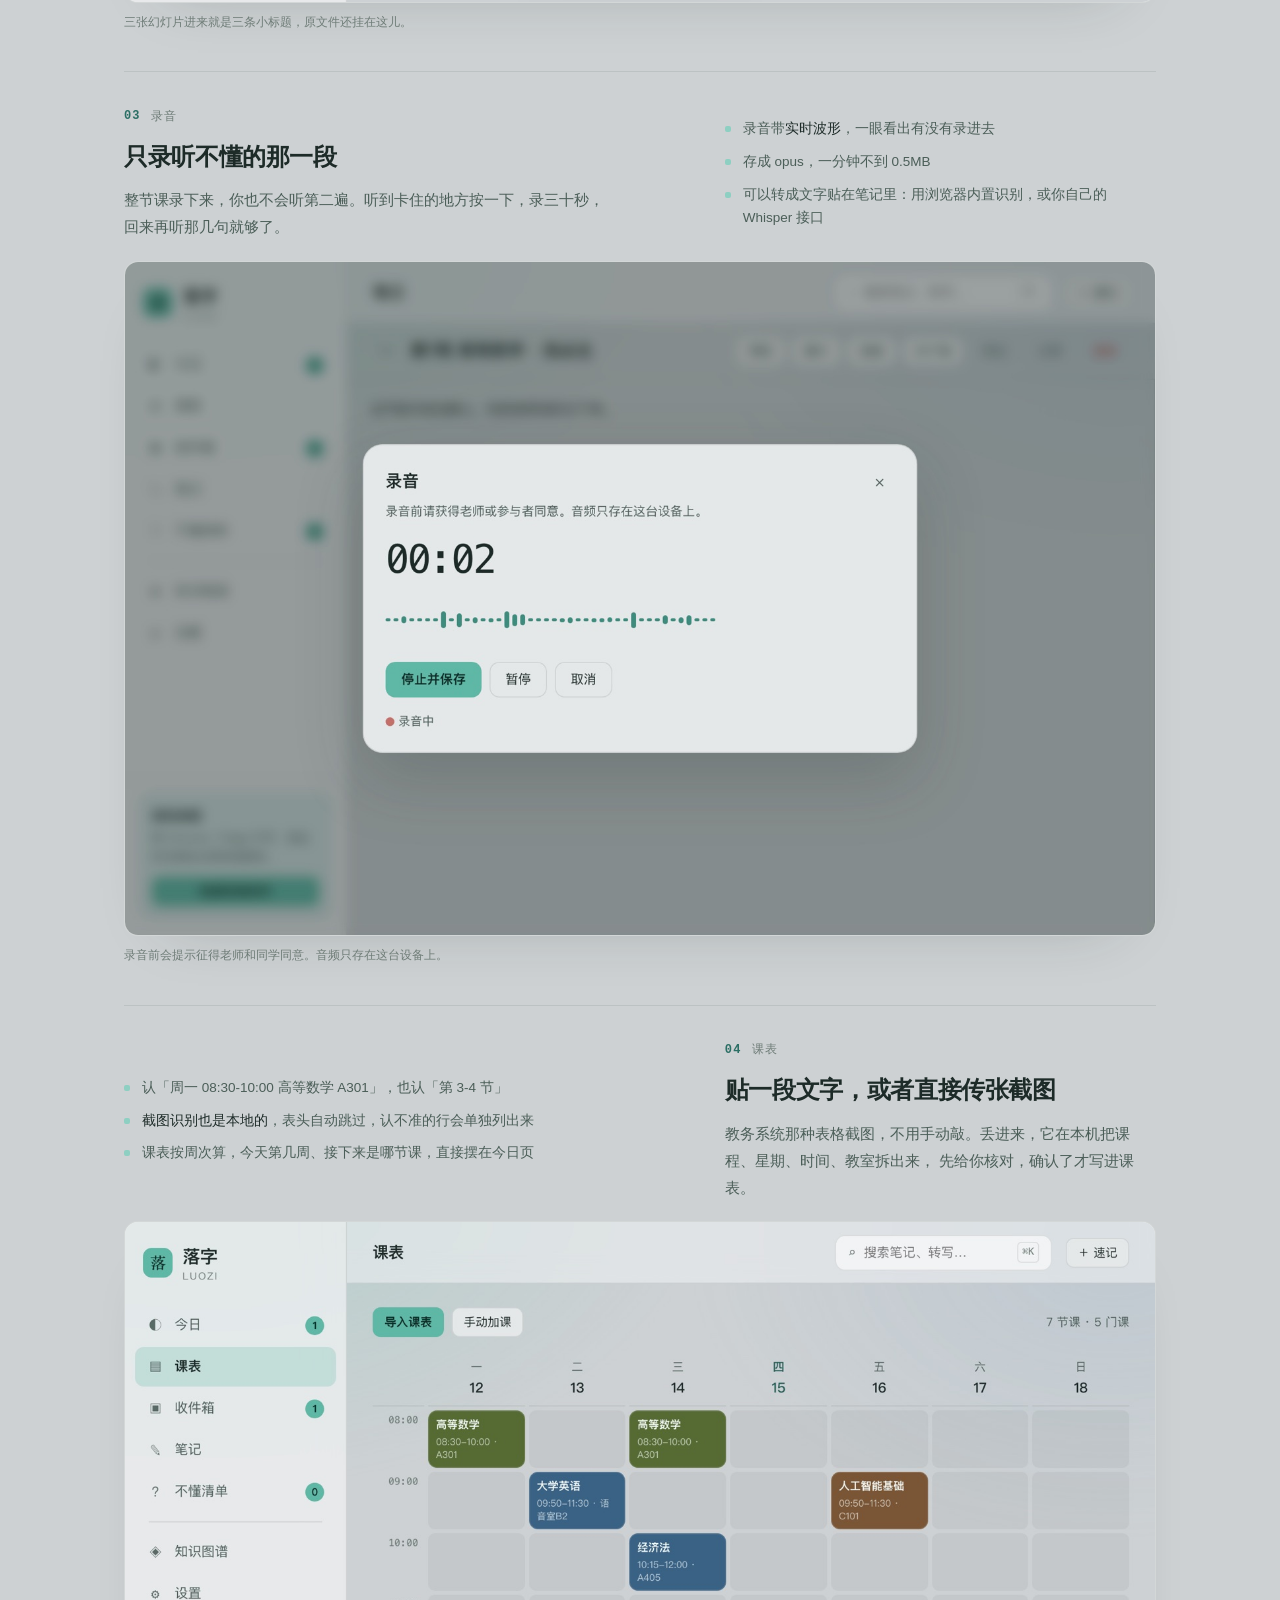
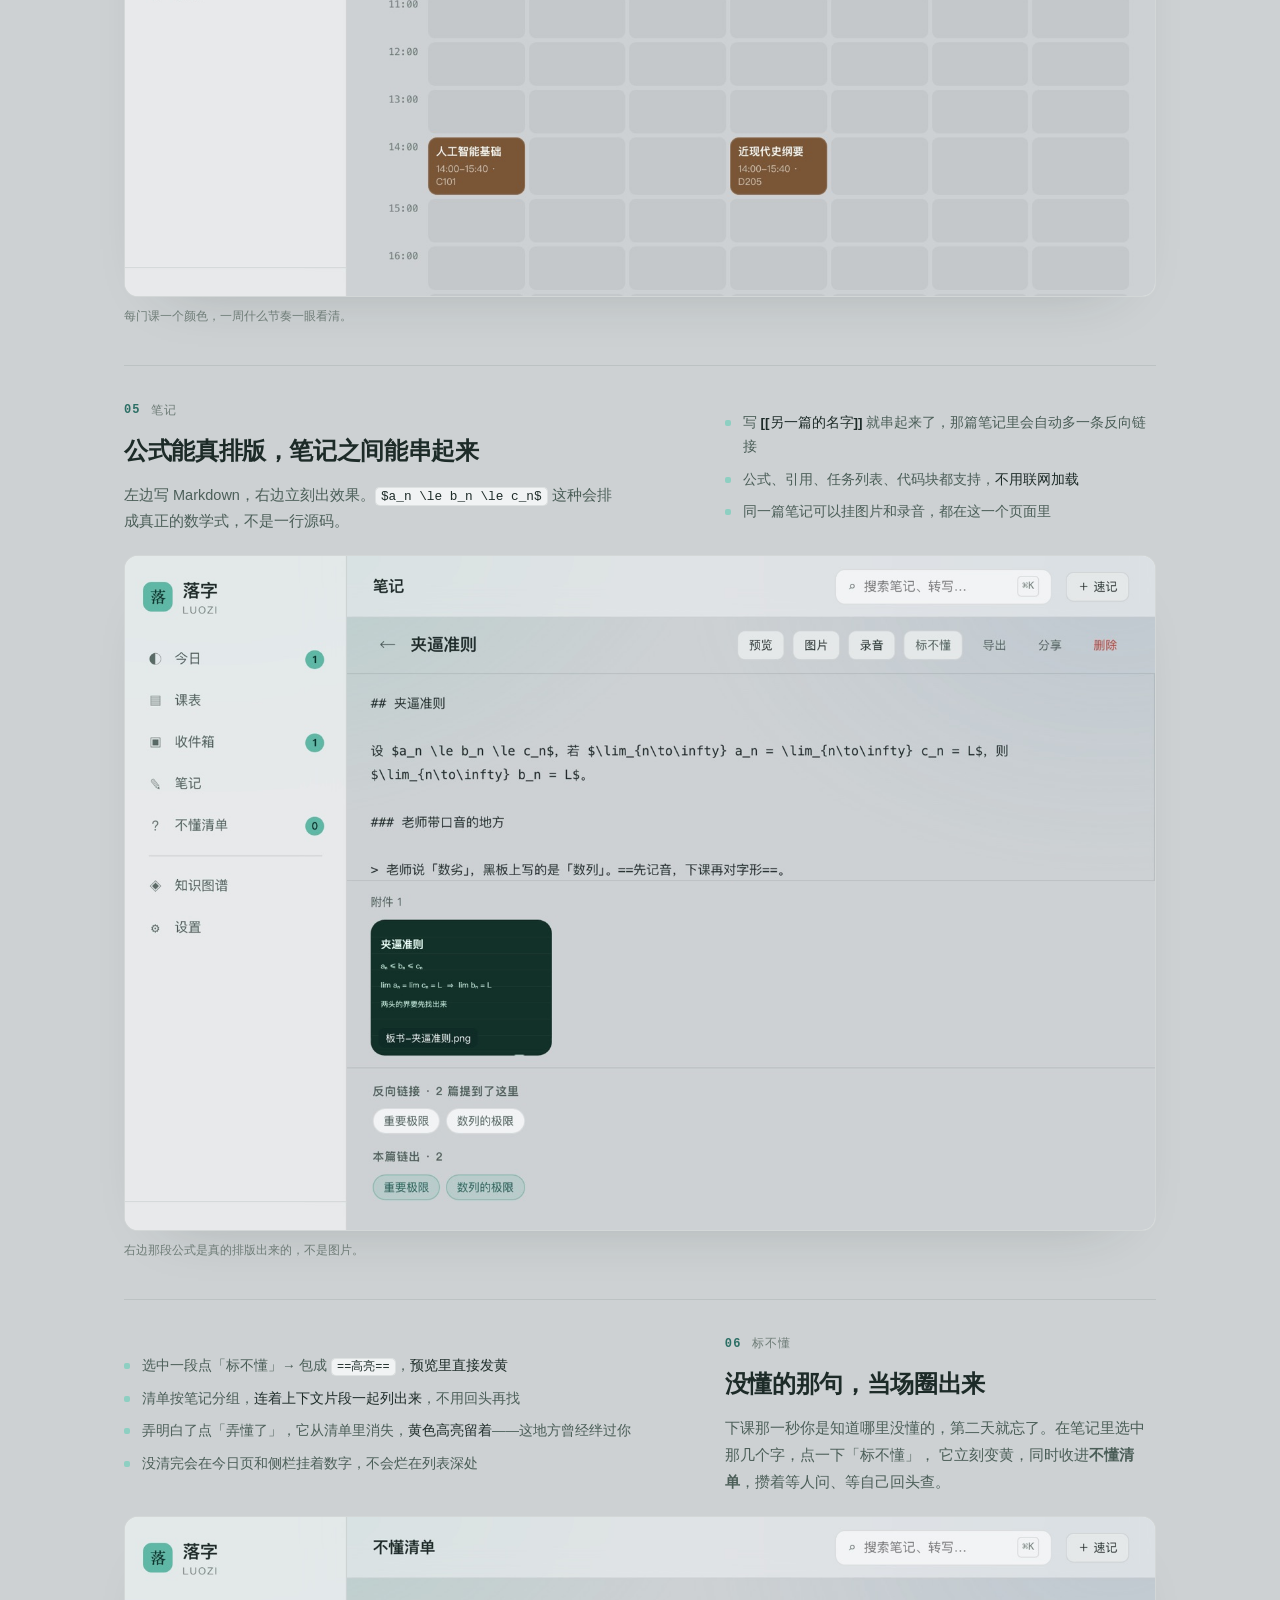
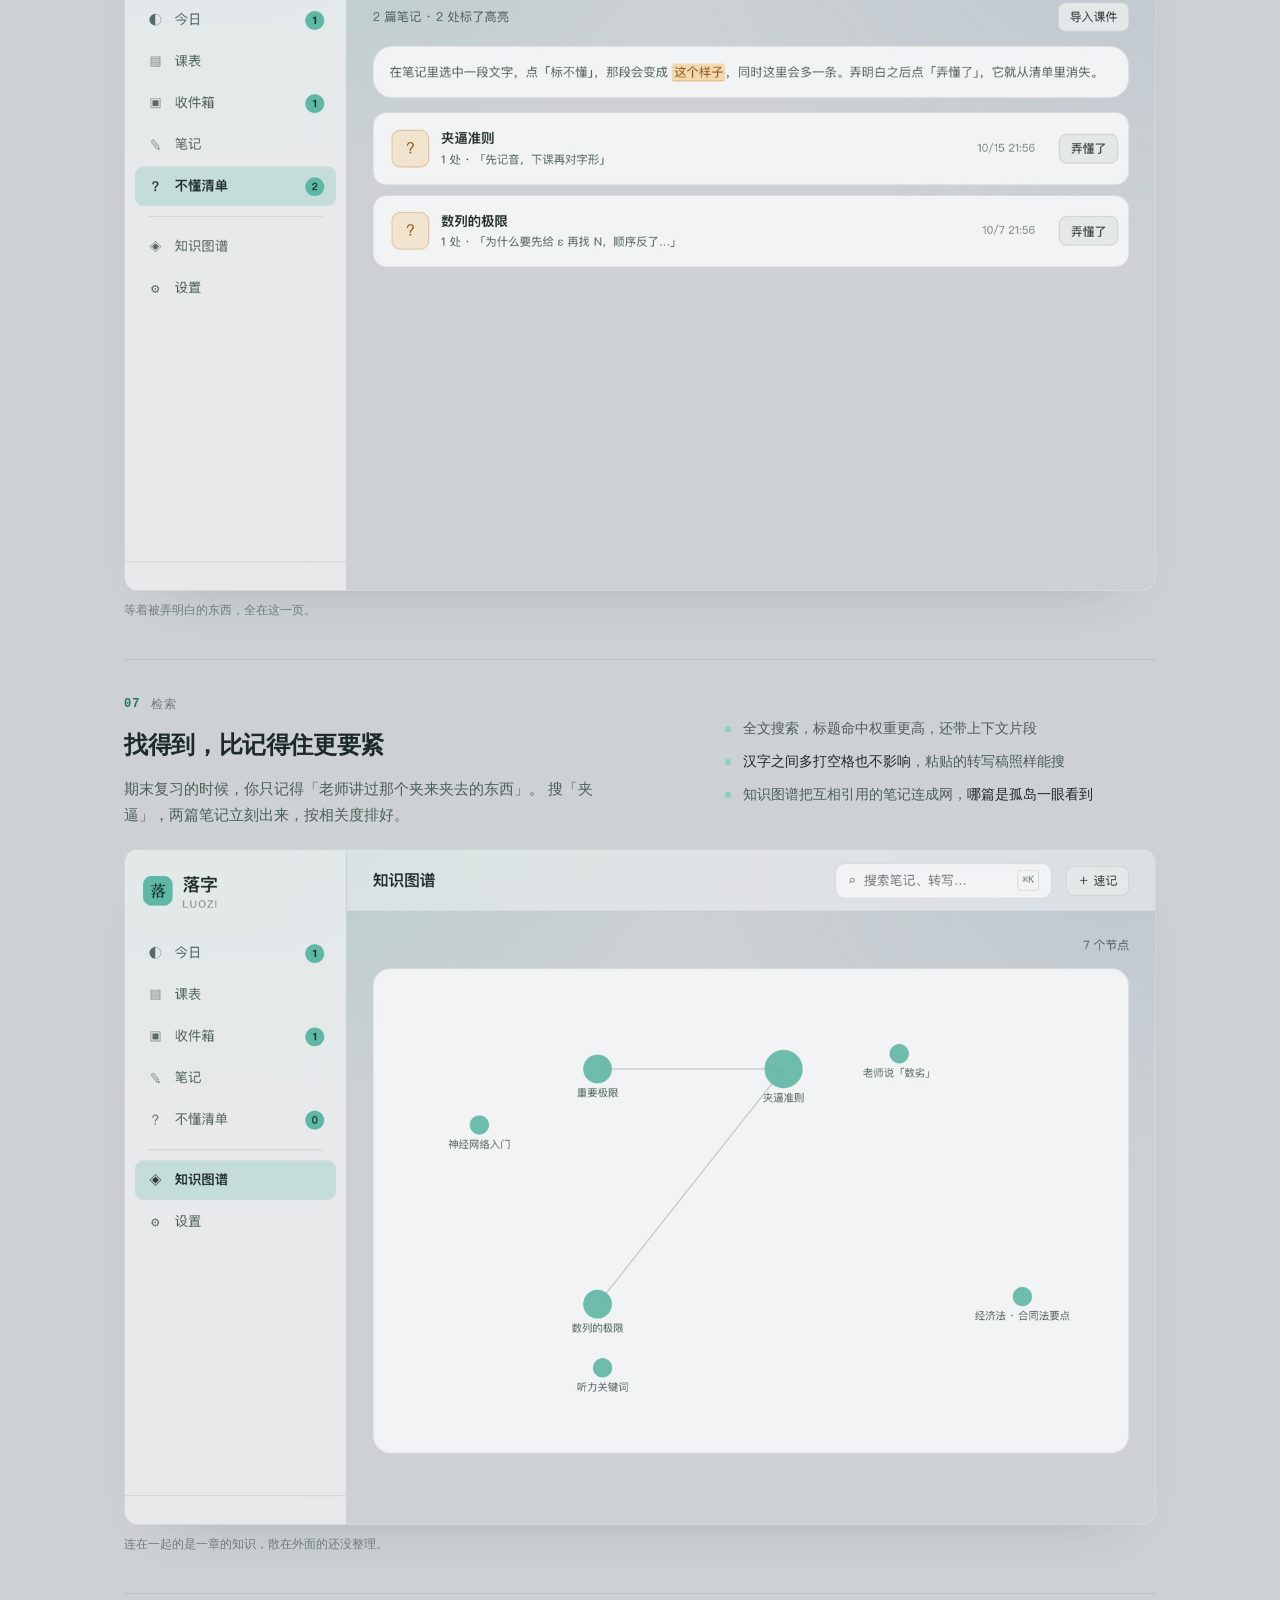
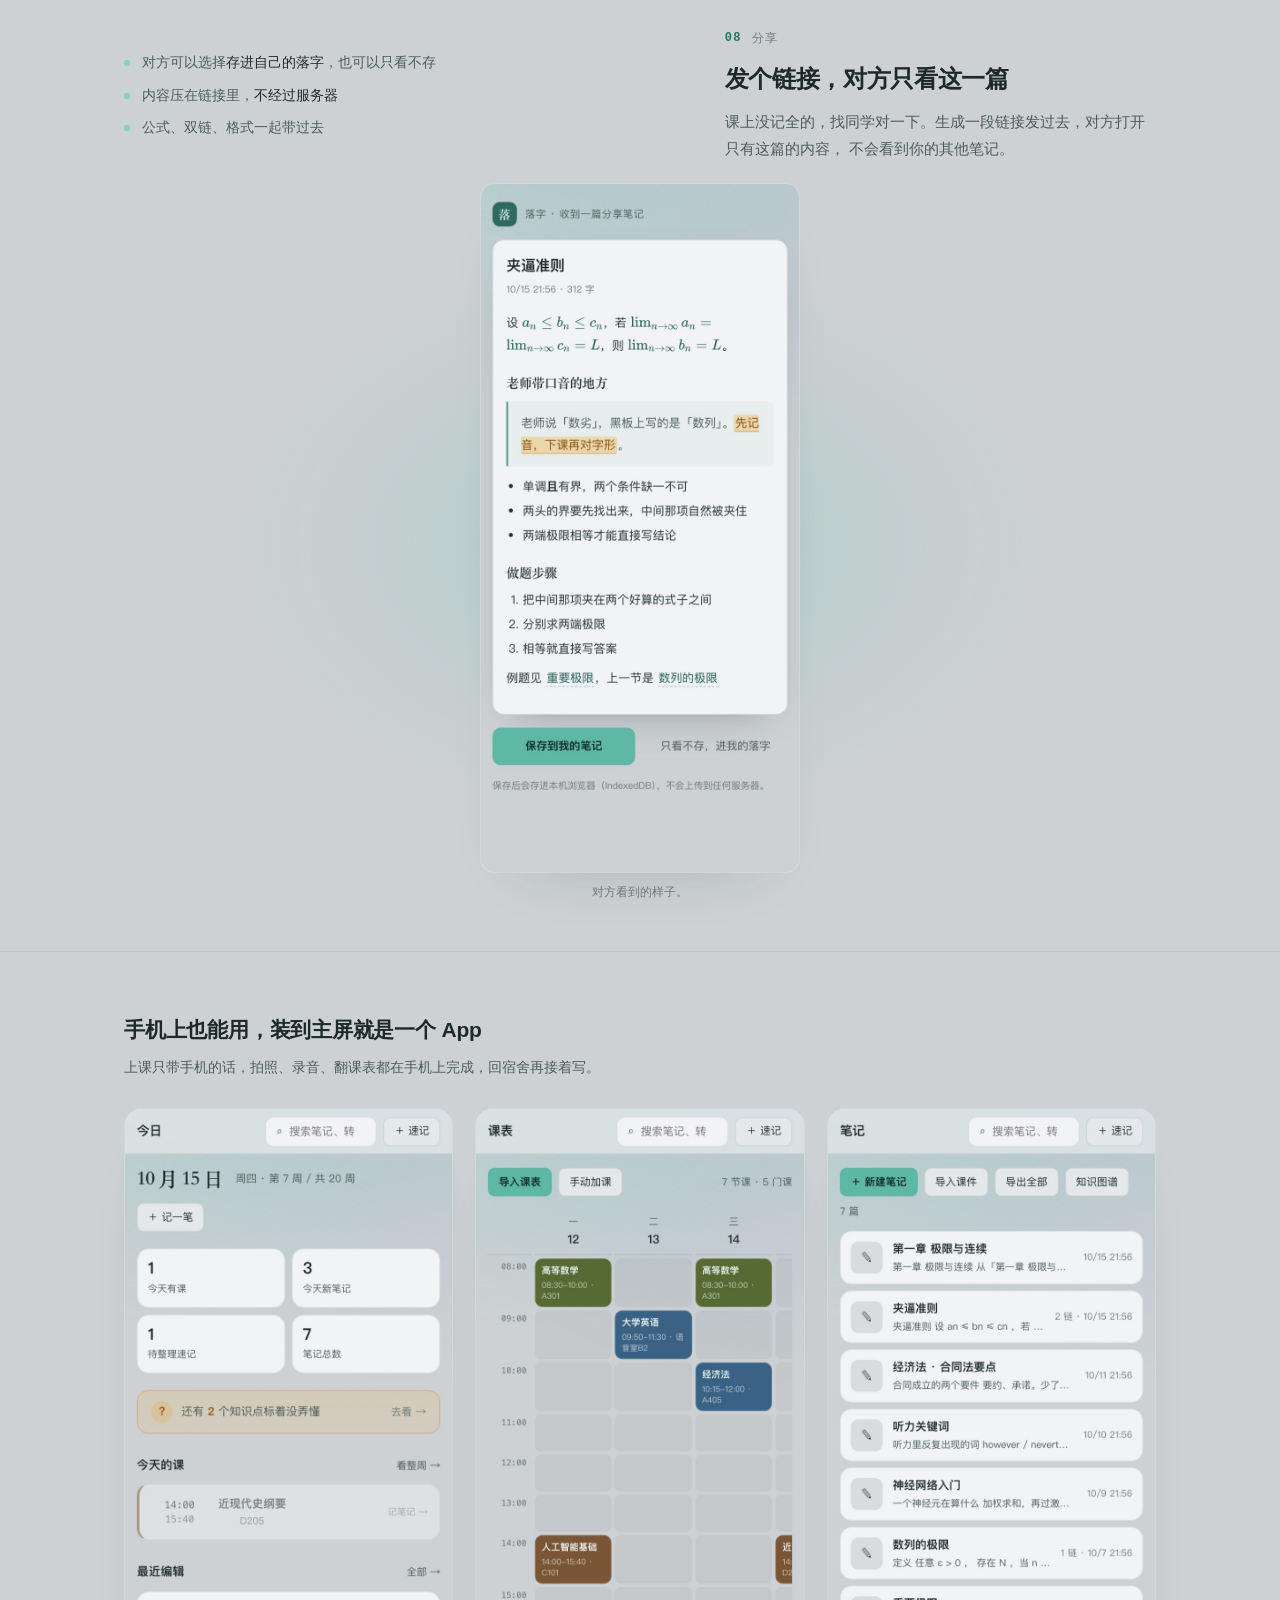
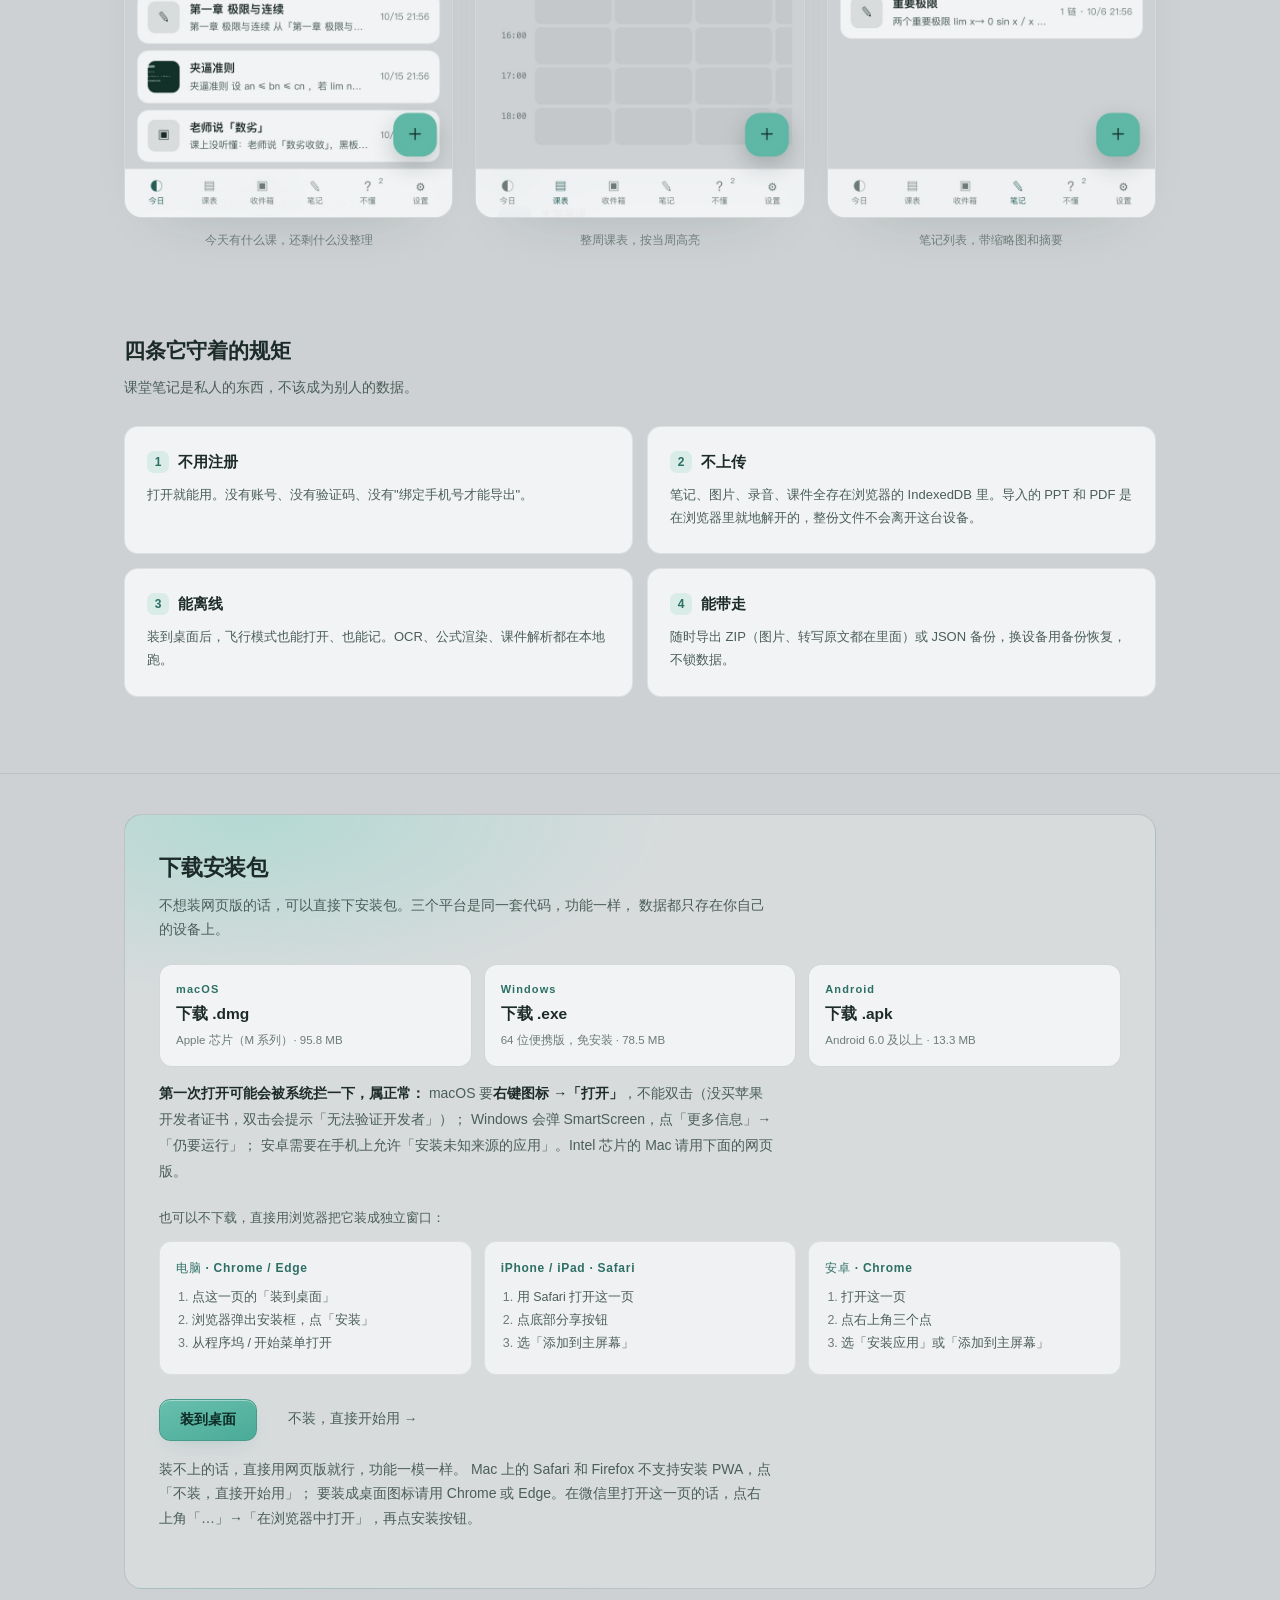
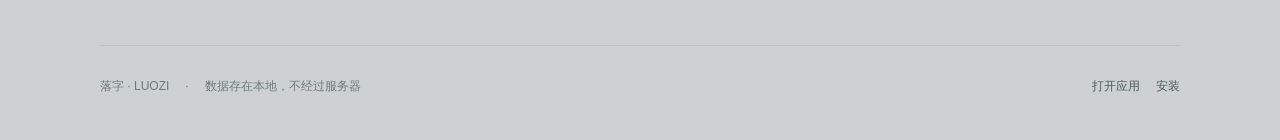
<file: welcome.html>
<!DOCTYPE html>
<html lang="zh-CN">
<head>
<meta charset="UTF-8">
<meta name="viewport" content="width=device-width, initial-scale=1">
<meta name="robots" content="noindex">
<title>落字 · 正在跳转</title>
<meta http-equiv="refresh" content="0; url=./">
<link rel="canonical" href="./">
<script>location.replace('./');</script>
<style>
  body{margin:0;min-height:100vh;display:grid;place-items:center;
    background:hsl(159 20% 7%);color:hsl(159 18% 93%);
    font-family:-apple-system,BlinkMacSystemFont,"PingFang SC","Microsoft YaHei",sans-serif;
    font-size:14px;line-height:1.8;text-align:center;padding:24px}
  a{color:hsl(159 52% 62%)}
</style>
</head>
<body>
  <div>
    <p>落字的介绍页换成首页地址了，正在带你过去…</p>
    <p><a href="./">没反应就点这里</a></p>
  </div>
</body>
</html>
</file>
<file: app.css>
/* ============================================================
   落字 · 应用样式
   --hue 驱动整套色板，与 kejian 体系同源，但为应用型界面重排
   ============================================================ */
/* ============================================================
   落字 · 应用样式
   主调：豆青 #5FB7A6 + 银鱼白 #CDD1D3
   --hue 只驱动「强调色」的色相，中性色固定锚在银鱼白上，
   保证不管切哪套主题色，背景始终是银鱼白。
   ============================================================ */
:root {
  --hue: 168;                              /* 豆青的色相 */
  --bg: #cdd1d3;                           /* 银鱼白 */
  --bg-deep: #c1c6c8;
  --panel: #f1f3f4;
  --panel-2: #e5e8e9;
  --panel-3: #d8dcdd;
  --ink: #1d2b28;
  --muted: #4b5e58;
  --faint: #6e7c77;
  --mint: #5fb7a5;                          /* 豆青 */
  --mint-ink: #245f57;                      /* 豆青加深，专给文字用 */
  --mint-dim: #3e8c7d;
  --line: rgba(29, 43, 40, .11);
  --line-strong: rgba(29, 43, 40, .22);
  --danger: #b8483f;
  --warn: #a1671b;
  --ok: #2f7d5b;
  --on-accent: #0e2a25;
  --serif: "Songti SC", "Noto Serif CJK SC", SimSun, serif;
  --ui: "PingFang SC", "Microsoft YaHei", system-ui, -apple-system, sans-serif;
  --mono: ui-monospace, "SF Mono", Menlo, monospace;
  --r-sm: 9px;
  --r: 14px;
  --r-lg: 20px;
  --ease: cubic-bezier(.22,1,.36,1);
  --sidebar: 224px;
  --shadow: 0 12px 34px rgba(29, 43, 40, .14);
}

* { margin: 0; padding: 0; box-sizing: border-box; }
html, body { height: 100%; }
body {
  background: var(--bg);
  color: var(--ink);
  font-family: var(--ui);
  font-size: 14px;
  line-height: 1.62;
  -webkit-font-smoothing: antialiased;
  overflow: hidden;
}
body::before {
  content: ''; position: fixed; inset: 0; pointer-events: none; z-index: 0;
  background:
    radial-gradient(760px 480px at 8% -8%, hsl(var(--hue) 45% 58% / .24), transparent 68%),
    radial-gradient(620px 420px at 96% 4%, hsl(calc(var(--hue) + 40) 40% 62% / .16), transparent 70%);
}
button, input, textarea, select { font: inherit; color: inherit; }
button { cursor: pointer; border: 0; background: none; }
a { color: var(--mint-ink); text-decoration: none; }
:focus-visible { outline: 2px solid var(--mint); outline-offset: 2px; }
::selection { background: hsl(var(--hue) 38% 45% / .26); }

/* 滚动条 */
::-webkit-scrollbar { width: 9px; height: 9px; }
::-webkit-scrollbar-thumb { background: var(--line-strong); border-radius: 8px; }
::-webkit-scrollbar-track { background: transparent; }

/* ================= 骨架 ================= */
.app { position: relative; z-index: 1; display: flex; height: 100%; }

.sidebar {
  width: var(--sidebar); flex-shrink: 0;
  display: flex; flex-direction: column;
  border-right: 1px solid var(--line);
  background: rgba(241, 243, 244, .72);
  backdrop-filter: blur(20px);
}
.brand {
  display: flex; align-items: center; gap: 10px;
  padding: 20px 18px 16px; font-size: 18px; font-weight: 650; letter-spacing: -.4px;
}
.brand-mark {
  width: 30px; height: 30px; border-radius: 9px; display: grid; place-items: center;
  background: var(--mint); color: var(--on-accent);
  font-family: var(--serif); font-size: 16px; font-weight: 650;
}
.brand small { font-size: 10px; font-weight: 400; letter-spacing: 1.4px; color: var(--faint); display: block; margin-top: -3px; }

.nav { display: flex; flex-direction: column; gap: 2px; padding: 6px 10px; }
.nav-item {
  display: flex; align-items: center; gap: 11px; height: 40px; padding: 0 12px;
  border-radius: var(--r-sm); font-size: 13.5px; color: var(--muted);
  transition: background .18s, color .18s; text-align: left; width: 100%;
}
.nav-item:hover { background: var(--panel-2); color: var(--ink); }
.nav-item.active { background: hsl(var(--hue) 38% 50% / .22); color: var(--ink); font-weight: 550; }
.nav-item .ico { width: 17px; text-align: center; font-size: 14px; opacity: .9; }
.nav-item .badge {
  margin-left: auto; min-width: 19px; height: 19px; padding: 0 5px;
  border-radius: 10px; background: var(--mint); color: var(--on-accent);
  font-size: 10.5px; font-weight: 700; display: grid; place-items: center;
}
.nav-sep { height: 1px; background: var(--line); margin: 8px 14px; }
.side-foot { margin-top: auto; padding: 12px 14px 16px; border-top: 1px solid var(--line); }
.install-card {
  background: hsl(var(--hue) 38% 50% / .15); border: 1px solid var(--line);
  border-radius: var(--r); padding: 12px; font-size: 11.5px; color: var(--muted); line-height: 1.7;
}
.install-card b { display: block; color: var(--ink); font-size: 12.5px; margin-bottom: 3px; }
.install-card .btn { margin-top: 9px; width: 100%; }

.main { flex: 1; min-width: 0; display: flex; flex-direction: column; }
.topbar {
  height: 62px; flex-shrink: 0; display: flex; align-items: center; gap: 14px;
  padding: 0 26px; border-bottom: 1px solid var(--line);
  background: rgba(241, 243, 244, .55); backdrop-filter: blur(14px);
}
.topbar h1 { font-size: 16px; font-weight: 600; letter-spacing: -.2px; }
.topbar .sp { flex: 1; }
.search-box {
  display: flex; align-items: center; gap: 8px;
  height: 36px; padding: 0 12px; min-width: 210px;
  border: 1px solid var(--line); border-radius: 10px; background: var(--panel);
  transition: border-color .18s;
}
.search-box:focus-within { border-color: var(--mint-dim); }
.search-box input { flex: 1; border: 0; background: none; outline: none; font-size: 13px; min-width: 0; }
.search-box kbd {
  font-family: var(--mono); font-size: 10px; color: var(--faint);
  border: 1px solid var(--line); border-radius: 4px; padding: 1px 4px;
}

.view-wrap { flex: 1; overflow-y: auto; overflow-x: hidden; }
.view { padding: 24px 26px 90px; max-width: 1180px; }

/* ================= 基础控件 ================= */
.btn {
  display: inline-flex; align-items: center; justify-content: center; gap: 7px;
  height: 36px; padding: 0 15px; border-radius: 10px;
  border: 1px solid var(--line); background: var(--panel-2);
  font-size: 13px; color: var(--ink); white-space: nowrap;
  transition: background .18s, border-color .18s, transform .12s;
}
.btn:hover { background: var(--panel-3); border-color: var(--line-strong); }
.btn:active { transform: scale(.985); }
.btn:disabled { opacity: .45; cursor: not-allowed; }
.btn-primary { background: var(--mint); color: var(--on-accent); border-color: transparent; font-weight: 650; }
.btn-primary:hover { background: hsl(var(--hue) 40% 47%); }
.btn-ghost { background: transparent; border-color: transparent; color: var(--muted); }
.btn-ghost:hover { background: var(--panel-2); color: var(--ink); }
.btn-danger { color: var(--danger); border-color: hsl(0 55% 45% / .32); }
.btn-sm { height: 30px; padding: 0 11px; font-size: 12px; border-radius: 8px; }
.btn-block { width: 100%; }

.input, .textarea, .select {
  width: 100%; height: 38px; padding: 0 12px;
  border: 1px solid var(--line); border-radius: 10px;
  background: var(--panel); color: var(--ink); font-size: 13.5px; outline: none;
  transition: border-color .18s;
}
.input:focus, .textarea:focus, .select:focus { border-color: var(--mint-dim); }
.textarea { height: auto; min-height: 90px; padding: 11px 12px; resize: vertical; line-height: 1.7; }
.select { appearance: none; background-image: linear-gradient(45deg, transparent 50%, var(--muted) 50%), linear-gradient(135deg, var(--muted) 50%, transparent 50%); background-position: calc(100% - 16px) 16px, calc(100% - 11px) 16px; background-size: 5px 5px; background-repeat: no-repeat; }
.field { margin-bottom: 14px; }
.field label { display: block; font-size: 12px; color: var(--muted); margin-bottom: 6px; }
.hint { font-size: 11.5px; color: var(--faint); line-height: 1.7; margin-top: 6px; }

.chip {
  display: inline-flex; align-items: center; gap: 5px;
  height: 26px; padding: 0 10px; border-radius: 13px;
  border: 1px solid var(--line); background: var(--panel); font-size: 11.5px; color: var(--muted);
}
.chip.on { background: hsl(var(--hue) 38% 50% / .16); color: var(--mint-ink); border-color: hsl(var(--hue) 38% 45% / .42); }

.card { background: var(--panel); border: 1px solid var(--line); border-radius: var(--r-lg); padding: 18px; }
.card-title { font-size: 13px; font-weight: 600; color: var(--muted); letter-spacing: .4px; margin-bottom: 12px; display: flex; align-items: center; gap: 8px; }
.card-title .sp { flex: 1; }

.section-h { display: flex; align-items: baseline; gap: 10px; margin: 26px 0 12px; }
.section-h:first-child { margin-top: 0; }
.section-h h2 { font-size: 14px; font-weight: 600; letter-spacing: .2px; }
.section-h .sp { flex: 1; }
.section-h .more { font-size: 12px; color: var(--muted); }
.section-h .more:hover { color: var(--mint-ink); }

.empty { text-align: center; padding: 46px 20px; color: var(--faint); font-size: 13px; line-height: 1.9; }
.empty .big { font-size: 30px; display: block; margin-bottom: 10px; opacity: .5; }

/* ================= 今日 ================= */
.today-head { display: flex; align-items: flex-end; gap: 16px; margin-bottom: 20px; flex-wrap: wrap; }
.today-head .date { font-family: var(--serif); font-size: 30px; font-weight: 650; letter-spacing: -1px; line-height: 1.1; }
.today-head .meta { color: var(--muted); font-size: 12.5px; padding-bottom: 3px; }
.today-head .sp { flex: 1; }

.stat-row { display: grid; grid-template-columns: repeat(4, 1fr); gap: 12px; margin-bottom: 20px; }
.stat {
  background: var(--panel); border: 1px solid var(--line); border-radius: var(--r);
  padding: 13px 15px;
}
.stat b { display: block; font-size: 22px; font-weight: 600; letter-spacing: -.5px; line-height: 1.3; }
.stat span { font-size: 11.5px; color: var(--muted); }

.next-card {
  background: linear-gradient(135deg, hsl(var(--hue) 30% 90%), hsl(var(--hue) 25% 82%));
  border: 1px solid var(--line); border-radius: var(--r-lg); padding: 18px;
  display: flex; align-items: center; gap: 16px; margin-bottom: 20px;
}
.next-card .ring {
  width: 58px; height: 58px; border-radius: 50%; flex-shrink: 0;
  display: grid; place-items: center; font-size: 15px; font-weight: 650;
  border: 3px solid hsl(var(--hue) 38% 50% / .32); border-top-color: var(--mint-ink);
}
.next-card .t { font-size: 16px; font-weight: 600; }
.next-card .s { font-size: 12px; color: var(--muted); margin-top: 2px; }
.next-card .sp { flex: 1; }

.day-list { display: flex; flex-direction: column; gap: 8px; }
.class-row {
  display: flex; align-items: center; gap: 12px; padding: 12px 14px;
  background: var(--panel); border: 1px solid var(--line); border-radius: var(--r);
  border-left: 3px solid var(--c, var(--mint));
  transition: background .18s, transform .18s;
}
.class-row:hover { background: var(--panel-2); }
.class-row.past { opacity: .48; }
.class-row .time { font-family: var(--mono); font-size: 11.5px; color: var(--muted); width: 82px; flex-shrink: 0; line-height: 1.5; }
.class-row .time b { display: block; color: var(--ink); font-weight: 500; font-size: 12px; }
.class-row .name { font-size: 13.5px; font-weight: 550; }
.class-row .room { font-size: 11.5px; color: var(--muted); }
.class-row .sp { flex: 1; }

/* ================= 课表 ================= */
.tt-toolbar { display: flex; align-items: center; gap: 8px; margin-bottom: 14px; flex-wrap: wrap; }
.tt-toolbar .sp { flex: 1; }
.tt-scroll { overflow-x: auto; -webkit-overflow-scrolling: touch; }
.tt {
  display: grid; grid-template-columns: 52px repeat(7, minmax(86px, 1fr));
  gap: 4px; min-width: 720px;
}
.tt-head {
  text-align: center; padding: 7px 0; font-size: 11.5px; color: var(--muted);
  border-bottom: 1px solid var(--line);
}
.tt-head.today { color: var(--mint-ink); font-weight: 650; }
.tt-head b { display: block; font-size: 14px; color: var(--ink); font-weight: 500; }
.tt-head.today b { color: var(--mint-ink); }
.tt-hour { font-family: var(--mono); font-size: 10px; color: var(--faint); text-align: right; padding-right: 6px; padding-top: 2px; }
.tt-cell { min-height: 44px; border-radius: 7px; background: rgba(29, 43, 40, .05); }
.tt-event {
  border-radius: 9px; padding: 6px 7px; font-size: 10.5px; line-height: 1.4;
  color: #f4faf8; overflow: hidden; cursor: pointer; text-align: left; width: 100%;
  border: 1px solid #ffffff1f; transition: filter .18s, transform .18s;
  display: flex; flex-direction: column; gap: 2px;
}
.tt-event:hover { filter: brightness(1.16); }
.tt-event b { font-size: 11px; font-weight: 600; }
.tt-event span { opacity: .7; font-size: 9.5px; }

/* ================= 列表 ================= */
.list { display: flex; flex-direction: column; gap: 7px; }
.row {
  display: flex; align-items: center; gap: 12px; padding: 11px 14px;
  background: var(--panel); border: 1px solid var(--line); border-radius: var(--r);
  transition: background .16s, border-color .16s; cursor: pointer; text-align: left; width: 100%;
}
.row:hover { background: var(--panel-2); border-color: var(--line-strong); }
.row .thumb {
  width: 38px; height: 38px; border-radius: 9px; flex-shrink: 0;
  background: var(--panel-3); display: grid; place-items: center; font-size: 16px;
  overflow: hidden;
}
.row .thumb img { width: 100%; height: 100%; object-fit: cover; }
.row .body { flex: 1; min-width: 0; }
.row .title { font-size: 13.5px; font-weight: 550; overflow: hidden; text-overflow: ellipsis; white-space: nowrap; }
.row .sub { font-size: 11.5px; color: var(--muted); overflow: hidden; text-overflow: ellipsis; white-space: nowrap; margin-top: 1px; }
.row .sp { flex: 1; }
.row .stamp { font-size: 11px; color: var(--faint); flex-shrink: 0; }
.row mark { background: hsl(var(--hue) 38% 45% / .26); color: var(--ink); border-radius: 3px; padding: 0 1px; }

/* ================= 笔记编辑 ================= */
.editor-page { display: flex; flex-direction: column; height: 100%; }
.editor-bar {
  display: flex; align-items: center; gap: 8px; padding: 10px 26px;
  border-bottom: 1px solid var(--line); flex-wrap: wrap;
}
.editor-bar .title-input {
  flex: 1; min-width: 180px; border: 0; background: none; outline: none;
  font-size: 17px; font-weight: 600; letter-spacing: -.3px; padding: 4px 0;
}
.editor-bar .title-input::placeholder { color: var(--faint); font-weight: 400; }
.editor-body { flex: 1; display: grid; grid-template-columns: 1fr 1fr; min-height: 0; }
.editor-pane { display: flex; flex-direction: column; min-height: 0; border-right: 1px solid var(--line); }
.editor-pane:last-child { border-right: 0; }
.md-input {
  flex: 1; width: 100%; border: 0; outline: none; resize: none;
  background: transparent; color: var(--ink);
  padding: 18px 24px; font-family: var(--mono); font-size: 13px; line-height: 1.85;
  tab-size: 2;
}
.md-preview {
  flex: 1; overflow-y: auto; padding: 18px 26px 60px;
  font-size: 14px; line-height: 1.85;
}
.md-preview h1, .md-preview h2, .md-preview h3, .md-preview h4 {
  font-family: var(--serif); font-weight: 650; letter-spacing: -.5px;
  margin: 20px 0 10px; line-height: 1.4;
}
.md-preview h1 { font-size: 24px; }
.md-preview h2 { font-size: 19px; }
.md-preview h3 { font-size: 16px; }
.md-preview h4 { font-size: 14px; }
.md-preview p { margin: 9px 0; color: #24332f; }
.md-preview ul, .md-preview ol { margin: 9px 0 9px 20px; color: #24332f; }
.md-preview li { margin: 3px 0; }
.md-preview .md-task { list-style: none; margin-left: 2px; }
.md-preview .md-task li { display: flex; gap: 8px; align-items: flex-start; }
.md-preview .md-task .box {
  width: 15px; height: 15px; flex-shrink: 0; margin-top: 4px; border-radius: 4px;
  border: 1.5px solid var(--line-strong); display: grid; place-items: center; font-size: 10px;
}
.md-preview .md-task li.done .box { background: var(--mint); color: var(--on-accent); border-color: var(--mint-ink); }
.md-preview .md-task li.done { opacity: .6; text-decoration: line-through; }
.md-preview blockquote {
  margin: 12px 0; padding: 10px 16px; border-left: 2px solid var(--mint-dim);
  background: hsl(var(--hue) 38% 50% / .06); border-radius: 0 8px 8px 0; color: var(--muted);
}
.md-preview blockquote p { margin: 3px 0; color: inherit; }
.md-preview hr { border: 0; border-top: 1px solid var(--line); margin: 18px 0; }
.md-preview strong { color: var(--ink); font-weight: 650; }
.md-preview a { color: var(--mint-ink); border-bottom: 1px solid hsl(var(--hue) 38% 45% / .26); }
.md-preview .md-code {
  background: var(--bg-deep); border: 1px solid var(--line); border-radius: 10px;
  padding: 12px 14px; overflow-x: auto; margin: 12px 0; font-size: 12.5px;
}
.md-preview .md-code code { font-family: var(--mono); color: #24332f; }
.md-preview .md-inline {
  font-family: var(--mono); font-size: 12.5px; background: var(--panel-2);
  padding: 1px 5px; border-radius: 5px; color: var(--mint-ink);
}
.md-preview .md-math {
  margin: 12px 0; padding: 12px 16px; border-left: 2px solid var(--mint-dim);
  background: hsl(var(--hue) 38% 50% / .07); border-radius: 0 8px 8px 0;
  font-family: "Times New Roman", serif; font-size: 16px; letter-spacing: .3px;
  overflow-x: auto;
}
.md-preview .md-math-inline { font-family: "Times New Roman", serif; font-size: 15px; color: var(--mint-ink); }
.md-preview .wikilink {
  color: var(--mint-ink); cursor: pointer; border-bottom: 1px dashed hsl(var(--hue) 38% 45% / .5);
  padding: 0 1px;
}
.md-preview .wikilink:hover { background: hsl(var(--hue) 38% 50% / .13); border-radius: 3px; }
.md-preview .wikilink.missing { color: var(--warn); border-bottom-style: dotted; }

.backlink-box { border-top: 1px solid var(--line); padding: 14px 26px 30px; }
.backlink-box h4 { font-size: 11.5px; color: var(--muted); letter-spacing: .6px; margin-bottom: 8px; font-weight: 600; }
.backlink-list { display: flex; flex-wrap: wrap; gap: 6px; }

/* ================= 录音 ================= */
.rec-panel { display: flex; flex-direction: column; gap: 14px; }
.rec-time { font-family: var(--mono); font-size: 40px; font-weight: 300; letter-spacing: -2px; font-variant-numeric: tabular-nums; line-height: 1; }
.wave { display: flex; align-items: center; gap: 3px; height: 56px; }
.wave i { flex: 1; min-width: 2px; max-width: 5px; height: 4px; border-radius: 3px; background: var(--mint-dim); transition: height .08s linear; }
.rec-actions { display: flex; gap: 8px; flex-wrap: wrap; }
.rec-dot { width: 9px; height: 9px; border-radius: 50%; background: var(--danger); animation: blink 1.4s ease-in-out infinite; }
@keyframes blink { 0%,100%{opacity:1} 50%{opacity:.25} }
.asset-audio { width: 100%; height: 38px; margin-top: 8px; }
.transcript-box {
  background: var(--bg-deep); border: 1px solid var(--line); border-radius: var(--r);
  padding: 12px 14px; font-size: 12.5px; line-height: 1.9; max-height: 240px; overflow-y: auto;
  color: #24332f; white-space: pre-wrap;
}
.transcript-box.interim { color: var(--muted); font-style: italic; }

/* ================= 图片速记 ================= */
.capture-grid { display: grid; grid-template-columns: repeat(auto-fill, minmax(148px, 1fr)); gap: 10px; }
.capture-item {
  position: relative; border-radius: var(--r); overflow: hidden;
  border: 1px solid var(--line); background: var(--panel); aspect-ratio: 4/3;
  cursor: pointer; transition: transform .18s, border-color .18s;
}
.capture-item:hover { transform: translateY(-2px); border-color: var(--line-strong); }
.capture-item img { width: 100%; height: 100%; object-fit: cover; display: block; }
.capture-item .tag {
  position: absolute; left: 7px; bottom: 7px; padding: 2px 7px; border-radius: 6px;
  background: rgba(14, 42, 37, .72); color: #fff; font-size: 10px; backdrop-filter: blur(4px);
}
.capture-item .del {
  position: absolute; right: 6px; top: 6px; width: 22px; height: 22px; border-radius: 6px;
  background: rgba(14, 42, 37, .72); color: #fff; font-size: 12px; display: grid; place-items: center;
  opacity: 0; transition: opacity .18s;
}
.capture-item:hover .del { opacity: 1; }

/* 编辑器里的附件区：比速记网格大一号，图片看得清 */
.attachment-grid { display: grid; grid-template-columns: repeat(auto-fill, minmax(170px, 1fr)); gap: 12px; }
.attachment-grid .capture-item { aspect-ratio: 4 / 3; min-height: 128px; }
.attachment-grid .capture-item img { object-fit: cover; }
.attachment-grid .card { grid-column: 1 / -1; }
.attachment-grid .asset-audio { width: 100%; height: 34px; }
/* 图片上的「取字」按钮：鼠标悬停或触屏上一直显示 */
.attachment-grid .capture-item .ocr {
  position: absolute; right: 6px; bottom: 6px; height: 24px; padding: 0 9px;
  border-radius: 7px; background: rgba(14, 42, 37, .78); color: #eaf7f4;
  font-size: 11px; border: 1px solid hsl(var(--hue) 38% 45% / .5);
  opacity: 0; transition: opacity .18s; backdrop-filter: blur(4px);
}
.attachment-grid .capture-item:hover .ocr { opacity: 1; }
.attachment-grid .capture-item:hover .tag { opacity: 0; }
@media (hover: none) {
  .attachment-grid .capture-item .ocr { opacity: 1; }
  .attachment-grid .capture-item .tag { bottom: 32px; }
}

/* ================= 弹层 ================= */
.sheet-mask {
  position: fixed; inset: 0; z-index: 200; background: rgba(24, 38, 35, .40);
  backdrop-filter: blur(6px); display: none; align-items: center; justify-content: center; padding: 22px;
}
.sheet-mask.open { display: flex; animation: fadein .22s var(--ease); }
@keyframes fadein { from { opacity: 0 } to { opacity: 1 } }
.sheet {
  width: 560px; max-width: 100%; max-height: 88vh; overflow-y: auto;
  background: var(--panel-2); border: 1px solid var(--line); border-radius: var(--r-lg);
  padding: 22px; box-shadow: 0 26px 70px rgba(29, 43, 40, .20);
  animation: pop .3s var(--ease);
}
.sheet.wide { width: 760px; }
@keyframes pop { from { transform: translateY(14px) scale(.99); opacity: 0 } to { transform: none; opacity: 1 } }
.sheet-h { display: flex; align-items: center; gap: 10px; margin-bottom: 4px; }
.sheet-h h3 { font-size: 17px; font-weight: 600; letter-spacing: -.3px; }
.sheet-h .sp { flex: 1; }
.sheet-sub { font-size: 12.5px; color: var(--muted); margin-bottom: 18px; line-height: 1.7; }
.sheet-foot { display: flex; gap: 8px; justify-content: flex-end; margin-top: 18px; flex-wrap: wrap; }
.x-btn { width: 30px; height: 30px; border-radius: 8px; color: var(--muted); font-size: 16px; display: grid; place-items: center; }
.x-btn:hover { background: var(--panel-3); color: var(--ink); }

.toast {
  position: fixed; left: 50%; bottom: 34px; transform: translate(-50%, 80px);
  z-index: 500; padding: 11px 20px; border-radius: 12px;
  background: var(--panel-3); border: 1px solid var(--line-strong); color: var(--ink);
  font-size: 13px; box-shadow: var(--shadow); opacity: 0; pointer-events: none;
  transition: all .35s var(--ease); max-width: 82vw;
}
.toast.show { transform: translate(-50%, 0); opacity: 1; }
.toast.err { border-color: hsl(0 55% 45% / .45); color: #8c2f2a; }

/* 全屏查看图片 */
.lightbox {
  position: fixed; inset: 0; z-index: 400; background: #000d;
  display: none; align-items: center; justify-content: center; padding: 24px;
}
.lightbox.open { display: flex; }
.lightbox img { max-width: 100%; max-height: 100%; border-radius: 8px; }

/* ================= 移动端底栏 ================= */
.tabbar {
  display: none; position: fixed; left: 0; right: 0; bottom: 0; z-index: 150;
  /* 高度不能写死：写死 height 时 border-box 会把 padding-bottom 从内容高度里扣掉，
     .inner 的固定高度就会溢出盒子底边，标签被屏幕下沿切掉。
     所以用 height:auto，把安全区和留白都放在 padding 上。 */
  height: auto;
  padding: 0 6px 14px;
  padding: 0 6px calc(14px + env(safe-area-inset-bottom, 0px));
  background: rgba(241, 243, 244, .94); backdrop-filter: blur(18px);
  border-top: 1px solid var(--line);
}
.tabbar .inner { display: flex; height: 56px; }
.tab-btn {
  flex: 1; display: flex; flex-direction: column; align-items: center; justify-content: center;
  gap: 2px; font-size: 10px; color: var(--faint); border-radius: 10px; position: relative;
}
.tab-btn .ico { font-size: 17px; line-height: 1; }
/* 底部导航上的角标要浮在图标右上角，不能把标签挤下去 */
.tab-btn .badge {
  position: absolute; top: 4px; left: calc(50% + 7px); margin-left: 0;
  min-width: 15px; height: 15px; padding: 0 4px; border-radius: 8px;
  font-size: 9px; line-height: 15px; border: 2px solid #f1f3f4;
}
.tab-btn.active { color: var(--mint-ink); }

.fab {
  display: none; position: fixed; right: 18px; bottom: calc(84px + env(safe-area-inset-bottom, 0px));
  z-index: 160; width: 52px; height: 52px; border-radius: 18px;
  background: var(--mint); color: var(--on-accent); font-size: 22px;
  box-shadow: 0 10px 26px rgba(29, 43, 40, .22); place-items: center;
}

/* ================= 响应式 ================= */
@media (max-width: 1080px) {
  .stat-row { grid-template-columns: repeat(2, 1fr); }
  .editor-body { grid-template-columns: 1fr; }
  .editor-pane.preview-pane { display: none; }
  .editor-body.show-preview .editor-pane.write-pane { display: none; }
  .editor-body.show-preview .editor-pane.preview-pane { display: flex; }
}

@media (max-width: 760px) {
  :root { --sidebar: 0px; }
  body { font-size: 14.5px; }
  .sidebar { display: none; }
  .topbar { height: 54px; padding: 0 14px; gap: 8px; }
  .topbar h1 { font-size: 15px; }
  .search-box { min-width: 0; flex: 1; }
  .search-box kbd { display: none; }
  /* 底部留白要同时躲开底部导航（56+14）和悬浮按钮（84+52），
     少一点就会在滚到底时被悬浮按钮压住最后一行 */
  .view { padding: 16px 14px 156px; }
  .tabbar { display: block; }
  .tab-btn { font-size: 9.5px; }
  .tab-btn .ico { font-size: 16px; }
  .fab { display: grid; }
  .today-head .date { font-size: 24px; }
  .stat-row { grid-template-columns: repeat(2, 1fr); gap: 8px; }
  .stat { padding: 10px 12px; }
  .stat b { font-size: 19px; }
  .next-card { padding: 14px; gap: 12px; }
  .next-card .ring { width: 48px; height: 48px; font-size: 13px; }
  .class-row .time { width: 68px; }
  .sheet { padding: 18px; border-radius: 16px; max-height: 92vh; }
  .sheet-mask { padding: 10px; align-items: flex-end; }
  .editor-bar { padding: 8px 14px; }
  .editor-bar .title-input { font-size: 15px; }
  .md-input { padding: 14px; font-size: 12.5px; }
  .md-preview { padding: 14px 16px 80px; font-size: 14.5px; }
  .backlink-box { padding: 14px 14px 80px; }
  .rec-time { font-size: 34px; }
  .capture-grid { grid-template-columns: repeat(2, 1fr); }
  .btn { height: 34px; padding: 0 12px; font-size: 12.5px; }
  .toast { bottom: calc(88px + env(safe-area-inset-bottom, 0px)); font-size: 13px; }
  .row { padding: 10px 12px; }
}

@media (prefers-reduced-motion: reduce) {
  * { animation-duration: .01ms !important; transition-duration: .01ms !important; }
}

/* ================= 分享接收页 ================= */
body.share-mode .sidebar,
body.share-mode .tabbar,
body.share-mode .fab,
body.share-mode .topbar { display: none !important; }
body.share-mode .app { grid-template-columns: 1fr; }
body.share-mode .main { height: 100vh; }
body.share-mode .view-wrap { overflow-y: auto; }

.share-page {
  max-width: 720px; margin: 0 auto; padding: 36px 20px 60px;
  display: flex; flex-direction: column; gap: 16px;
}
.share-brand {
  display: flex; align-items: center; gap: 10px;
  font-size: 12.5px; color: var(--muted); letter-spacing: .04em;
}
.share-brand .brand-mark {
  width: 30px; height: 30px; border-radius: 9px; display: grid; place-items: center;
  background: hsl(var(--hue) 40% 30%); color: #e4f4f0;
  font-size: 15px; font-weight: 600;
}
.share-card {
  background: var(--panel); border: 1px solid var(--line); border-radius: 16px;
  padding: 26px 28px 30px; box-shadow: 0 18px 50px -30px rgba(29, 43, 40, .45);
}
.share-card h1 { font-size: 22px; line-height: 1.4; margin: 0 0 8px; letter-spacing: -.01em; }
.share-meta { font-size: 11.5px; color: var(--faint); margin-bottom: 18px; }
.share-body { max-height: none; padding: 0; overflow: visible; }
.share-actions { display: flex; gap: 10px; flex-wrap: wrap; }
.share-actions .btn { height: 42px; padding: 0 20px; font-size: 13.5px; }
.share-tip { font-size: 11.5px; color: var(--faint); line-height: 1.7; }

@media (max-width: 760px) {
  .share-page { padding: 22px 14px 40px; }
  .share-card { padding: 18px 16px 22px; border-radius: 14px; }
  .share-card h1 { font-size: 18px; }
  .share-actions .btn { flex: 1; height: 46px; }
}

/* ============================================================
   不懂标记 · 高亮、清单、今日提醒
   ============================================================ */
.md-mark {
  background: hsl(38 92% 52% / .30);
  color: hsl(30 80% 30%);
  border-bottom: 1px solid hsl(30 80% 45% / .5);
  border-radius: 3px;
  padding: 0 2px;
  font-style: normal;
}

.editor-bar .flag-btn { color: var(--muted); }
.editor-bar .flag-btn.on {
  color: hsl(30 80% 32%);
  border-color: hsl(30 75% 45% / .5);
  background: hsl(38 90% 52% / .16);
}

.unknown-banner {
  display: flex; align-items: center; gap: 10px; width: 100%;
  margin: 0 0 18px; padding: 12px 16px; cursor: pointer;
  border: 1px solid hsl(30 70% 48% / .38); border-radius: var(--r);
  background: linear-gradient(180deg, hsl(38 85% 62% / .22), hsl(38 85% 62% / .12));
  color: var(--ink); font: inherit; text-align: left;
  transition: border-color .18s, background .18s;
}
.unknown-banner:hover { border-color: hsl(30 70% 45% / .6); background: hsl(38 85% 62% / .26); }
.unknown-banner .q {
  width: 26px; height: 26px; flex: 0 0 26px; border-radius: 50%;
  display: grid; place-items: center; font-weight: 700; font-size: 14px;
  background: hsl(38 85% 55% / .22); color: hsl(30 80% 32%);
}
.unknown-banner .txt { font-size: 13.5px; color: var(--muted); }
.unknown-banner .txt b { color: hsl(30 80% 32%); font-weight: 650; }
.unknown-banner .go { margin-left: auto; font-size: 12.5px; color: var(--faint); }

.unk-list { display: grid; grid-template-columns: minmax(0, 1fr); gap: 10px; }
.unk-item {
  display: flex; align-items: center; gap: 10px; min-width: 0; max-width: 100%;
  background: var(--panel); border: 1px solid var(--line); border-radius: var(--r);
  padding: 4px 10px 4px 4px;
}
.unk-item .row {
  flex: 1 1 auto; min-width: 0; width: auto; background: none; border: none;
  border-radius: calc(var(--r) - 4px);
}
.unk-item .row:hover { background: #e5e8e9; }
.unk-item .thumb.unk {
  color: hsl(30 80% 32%);
  background: hsl(38 85% 55% / .18);
  border: 1px solid hsl(30 70% 48% / .32);
}
.unk-done { flex: 0 0 auto; white-space: nowrap; }
.unk-done:hover { color: var(--mint-ink); border-color: var(--mint-dim); }

@media (max-width: 620px) {
  .unk-item { padding: 4px 8px 4px 4px; gap: 6px; }
  .unk-item .row .stamp { display: none; }
  .unk-done { padding: 0 10px; font-size: 12px; }
}

/* ============================================================
   课件导入（PPT / PDF）
   ============================================================ */
.doc-bar {
  height: 6px; border-radius: 99px; overflow: hidden;
  background: #dfe3e4; margin: 10px 0 12px;
}
.doc-bar i {
  display: block; height: 100%; width: 8%;
  background: linear-gradient(90deg, var(--mint-dim), var(--mint));
  border-radius: 99px; transition: width .3s var(--ease);
}

.doc-card {
  display: flex; align-items: center; gap: 12px; padding: 12px 14px;
  grid-column: 1 / -1;
}
.doc-ico {
  width: 42px; height: 42px; flex: 0 0 42px; border-radius: 10px;
  display: grid; place-items: center; font-size: 10.5px; font-weight: 700;
  letter-spacing: .04em; color: hsl(8 65% 32%);
  background: hsl(8 65% 90% / .85); border: 1px solid hsl(8 55% 50% / .30);
}
.doc-meta { min-width: 0; flex: 1 1 auto; }
.doc-meta b {
  display: block; font-size: 13px; font-weight: 600; color: var(--ink);
  overflow: hidden; text-overflow: ellipsis; white-space: nowrap;
}
.doc-meta span { font-size: 11.5px; color: var(--faint); }
.doc-btns { display: flex; gap: 6px; flex: 0 0 auto; }
</file>
